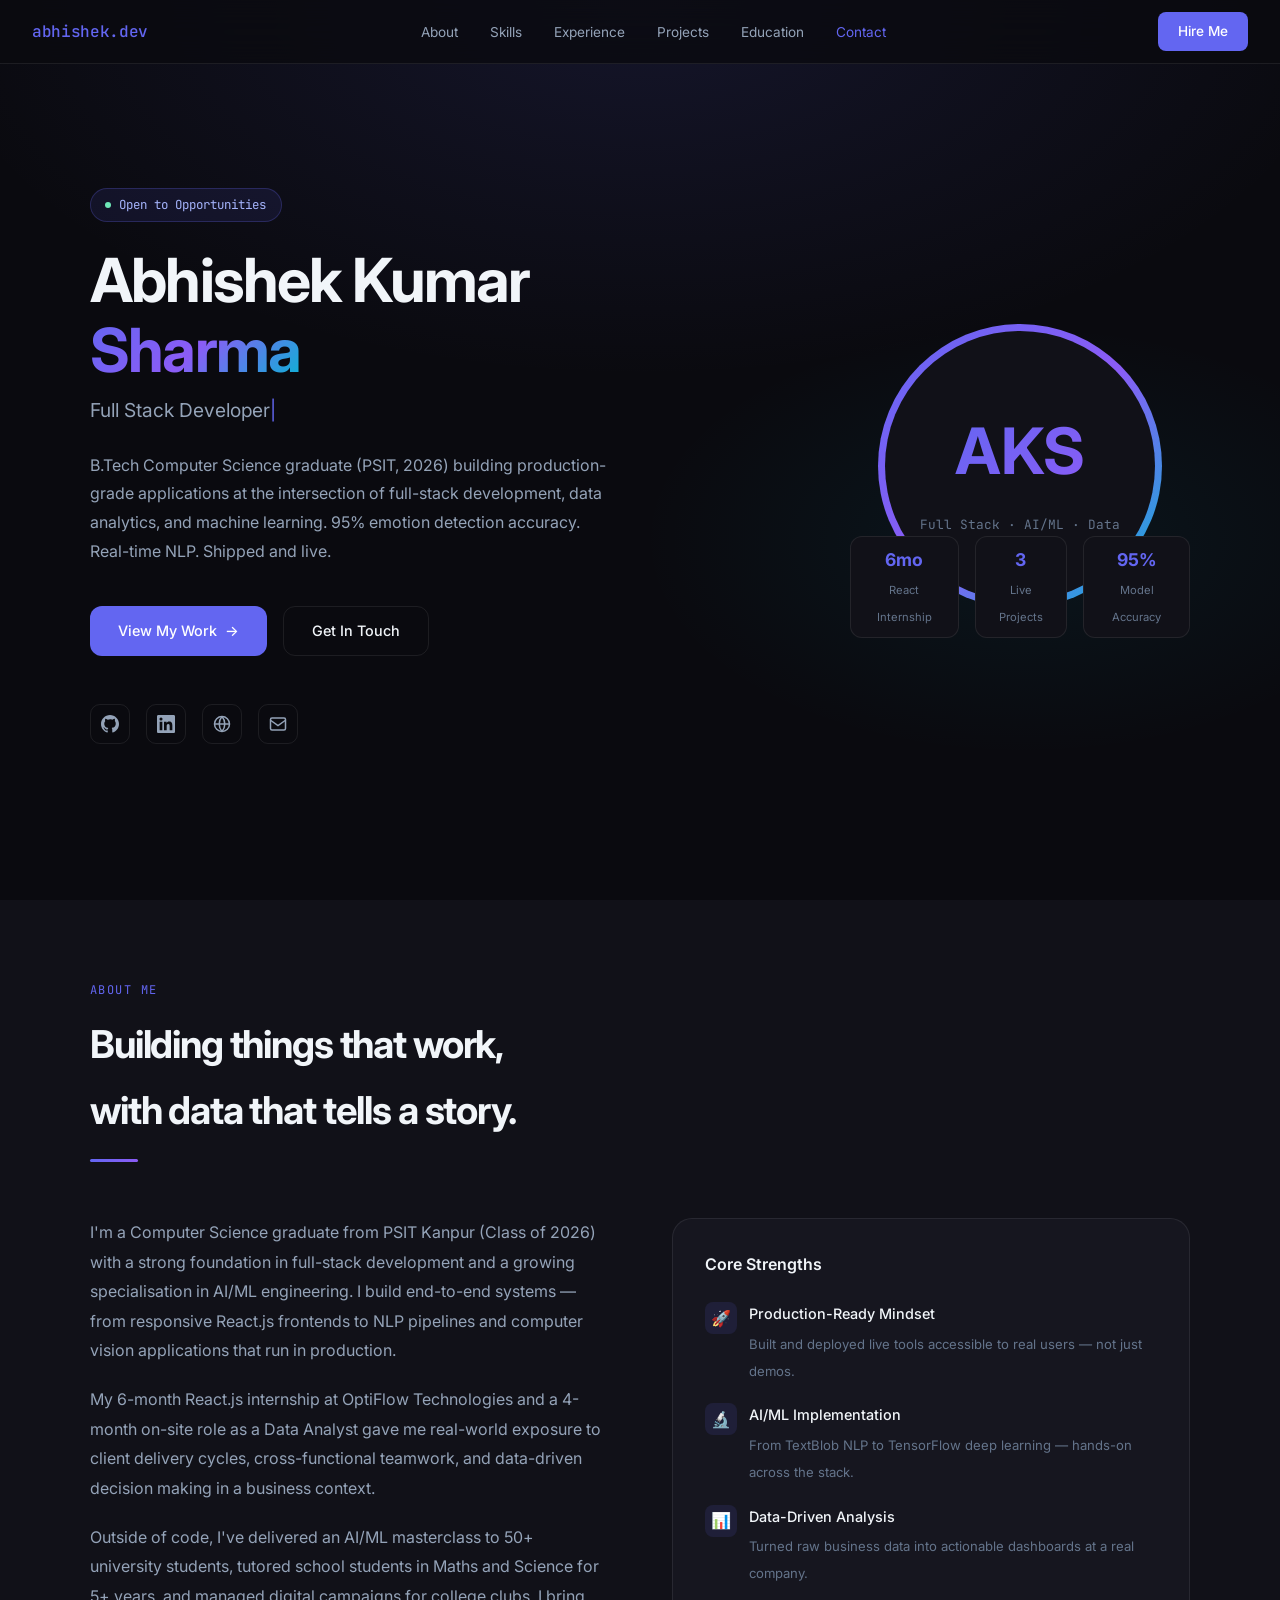
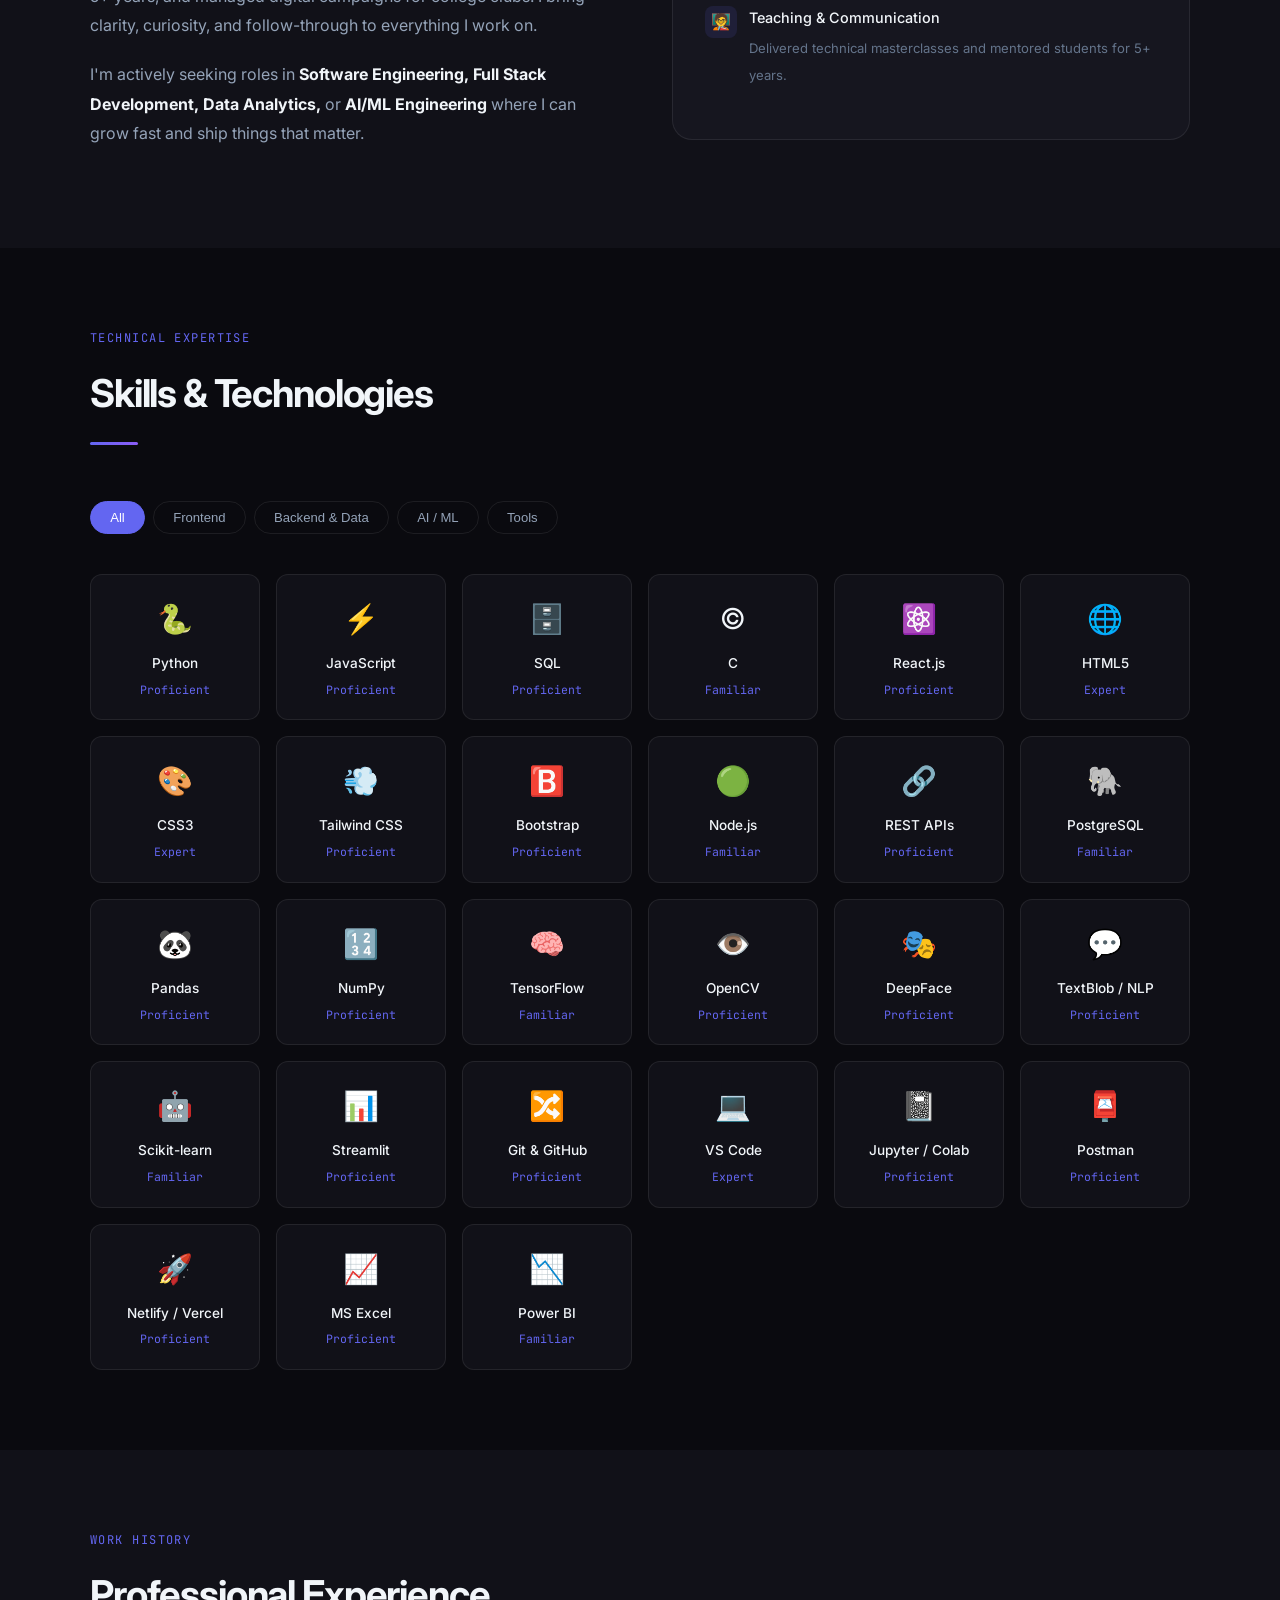
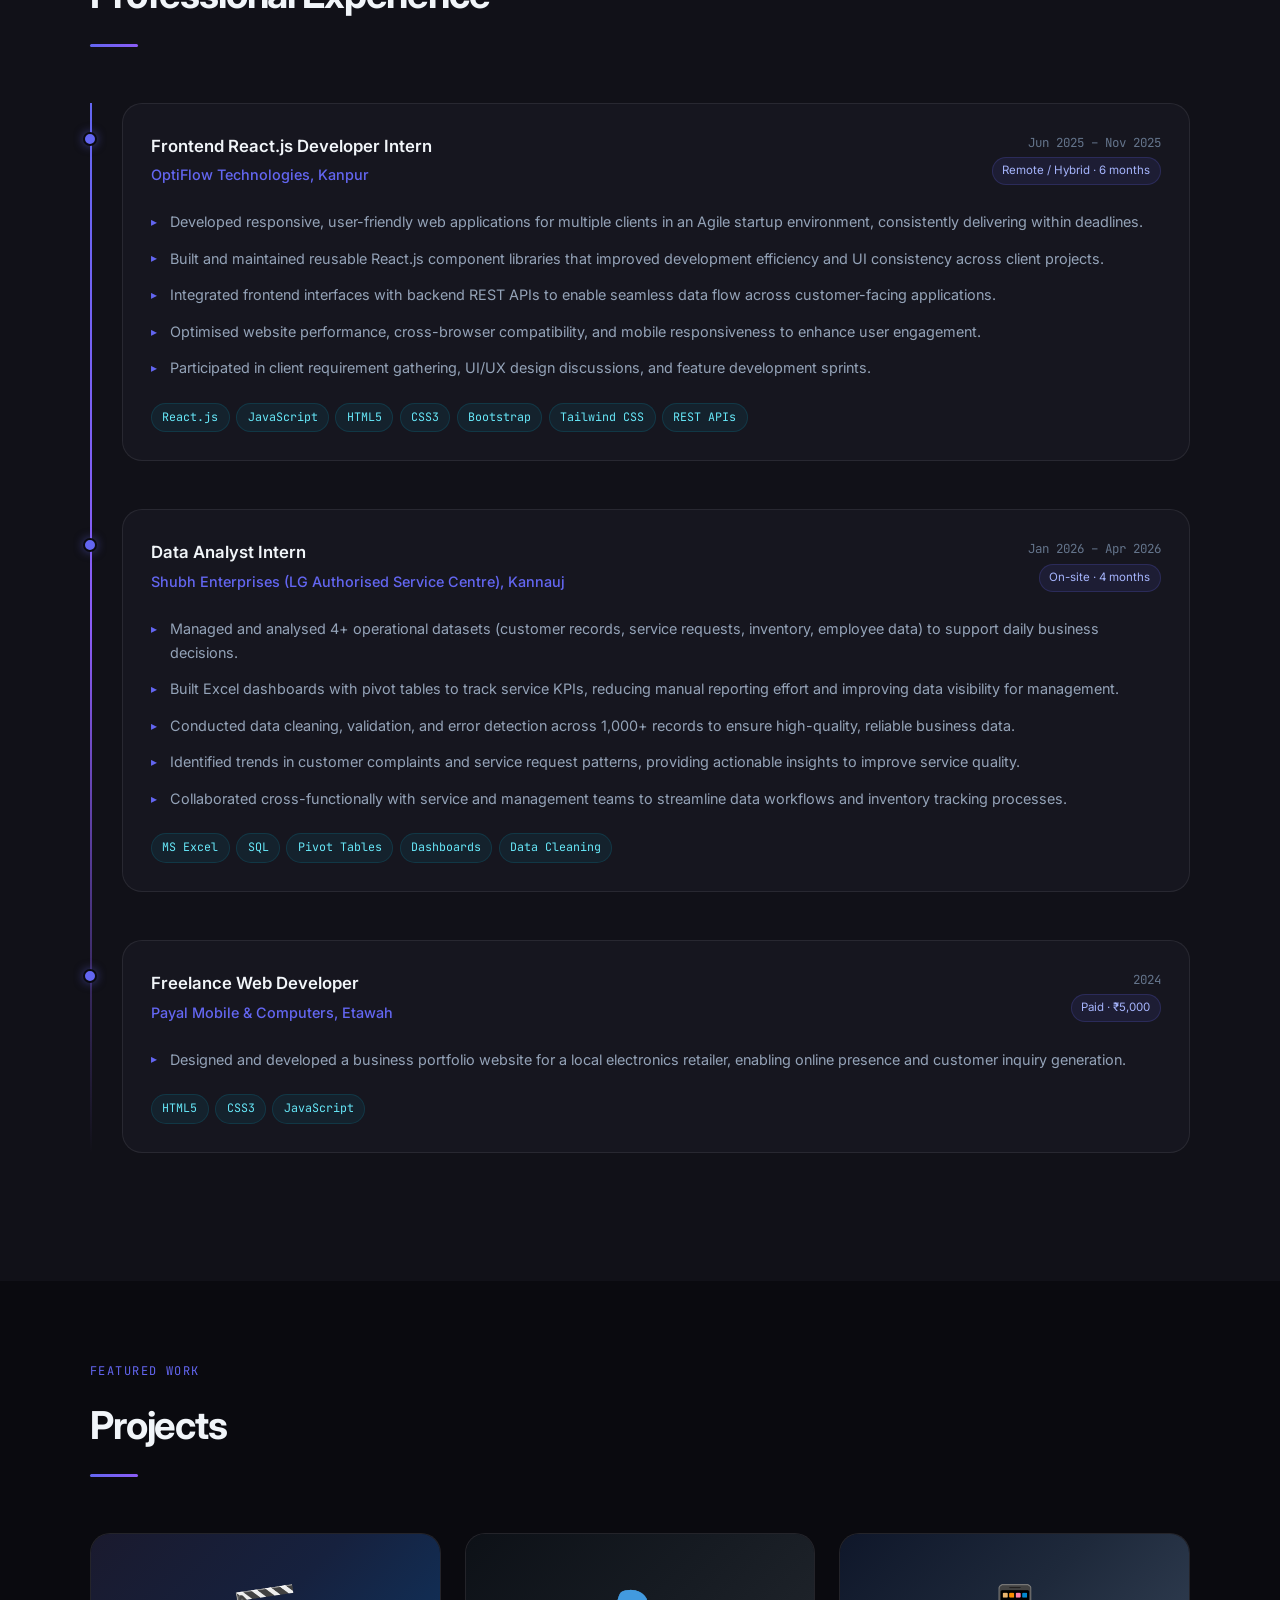
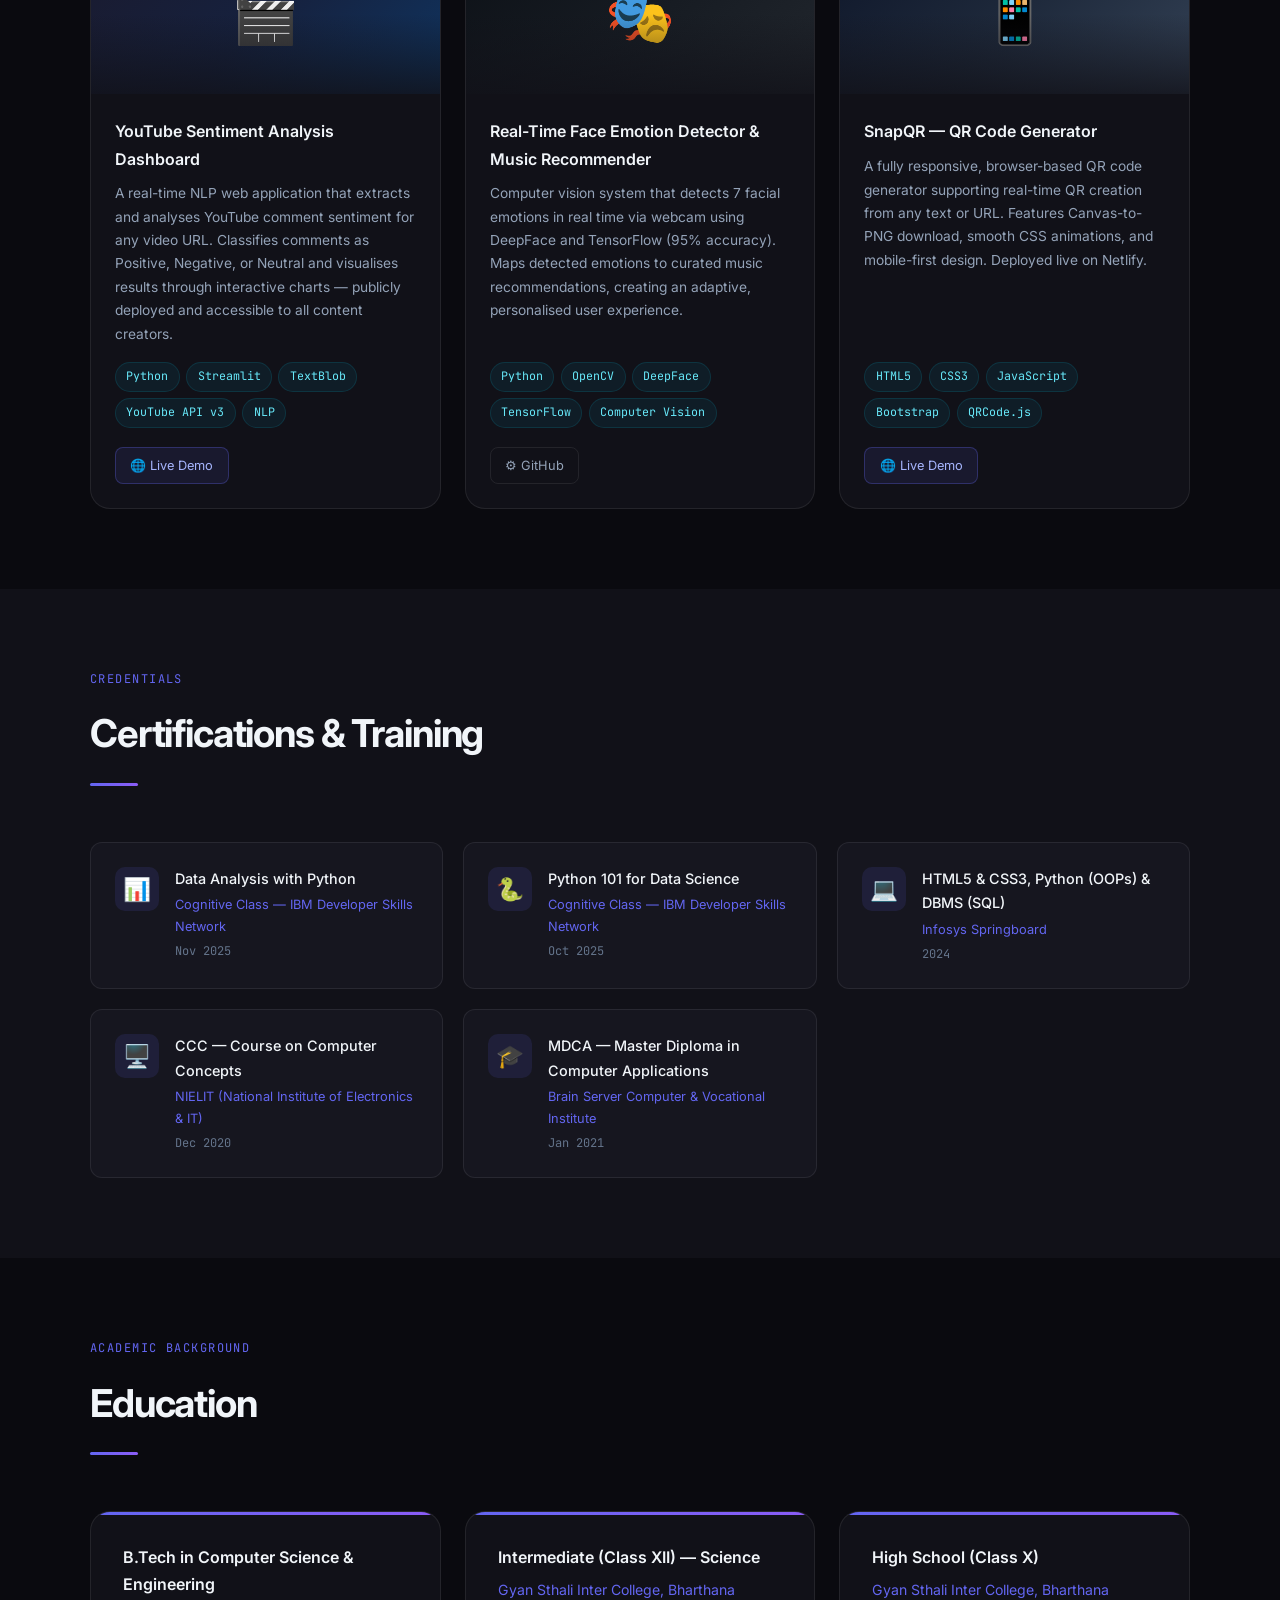
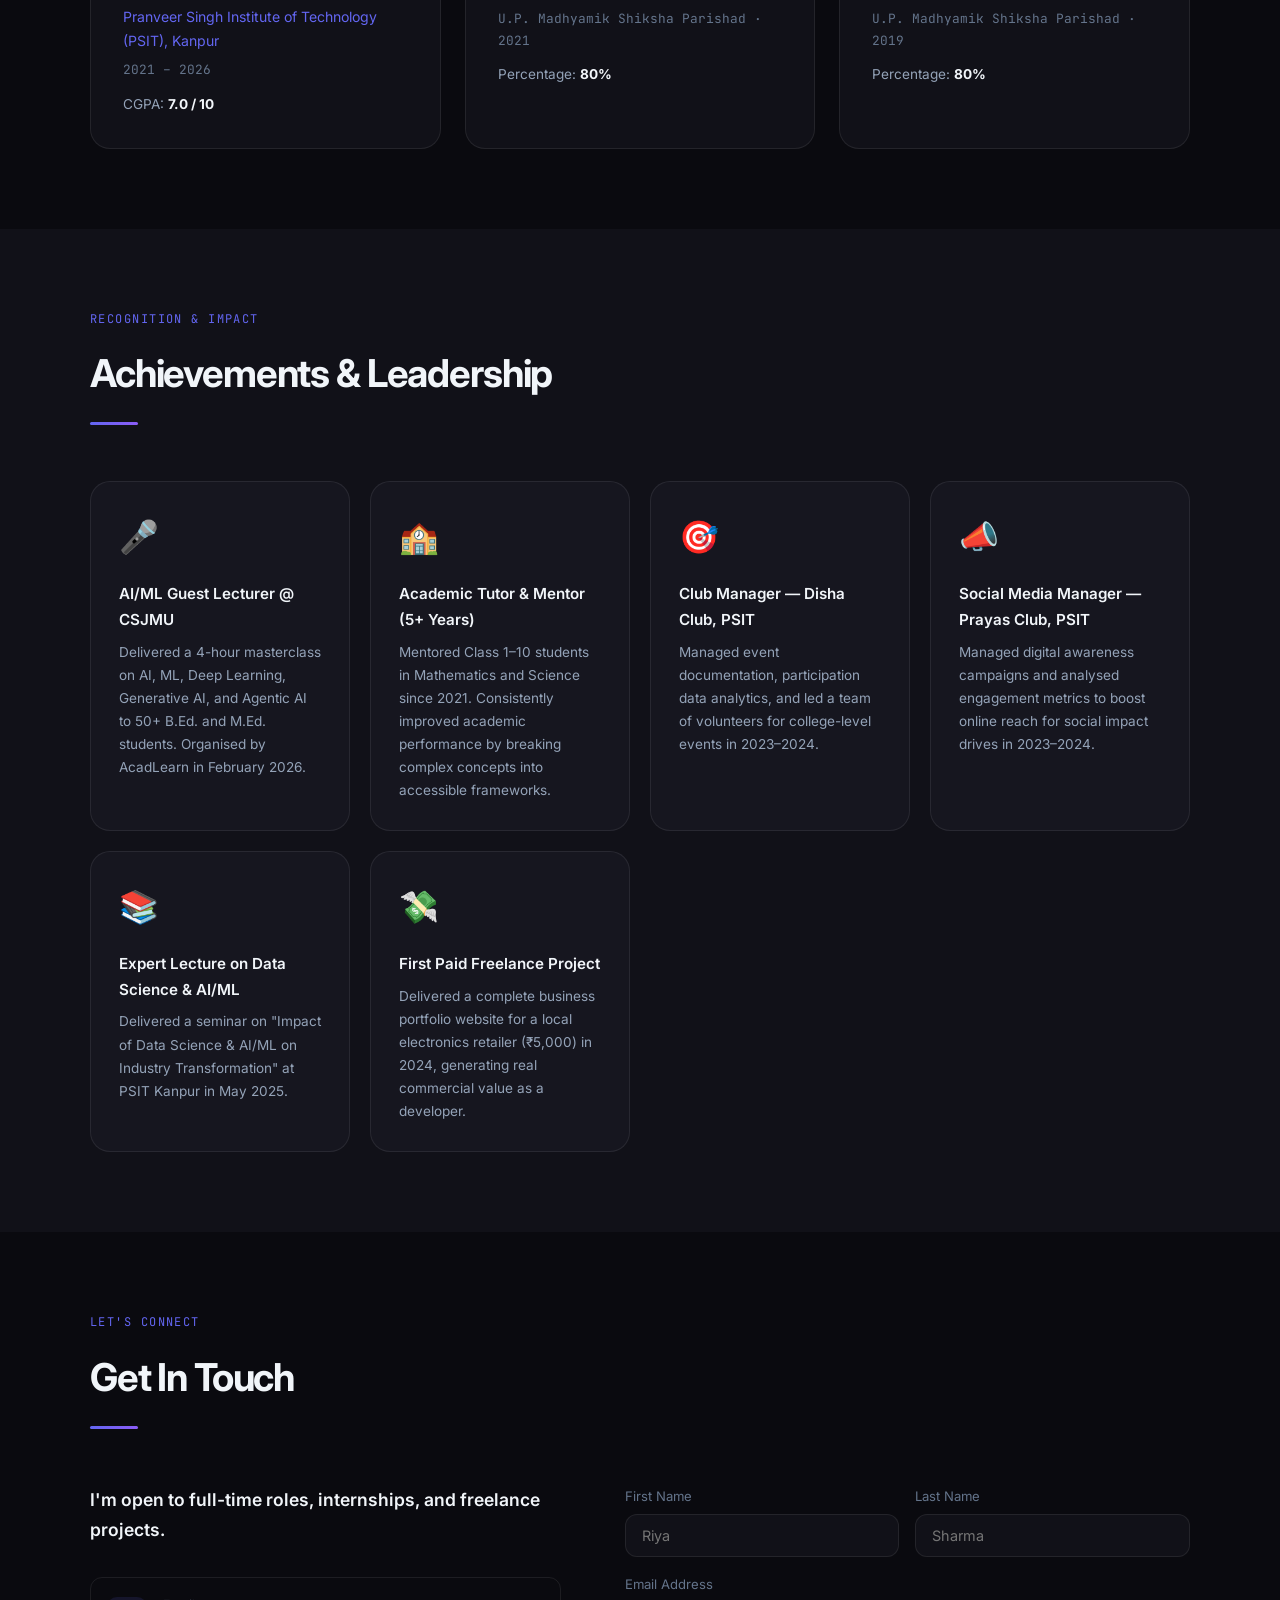
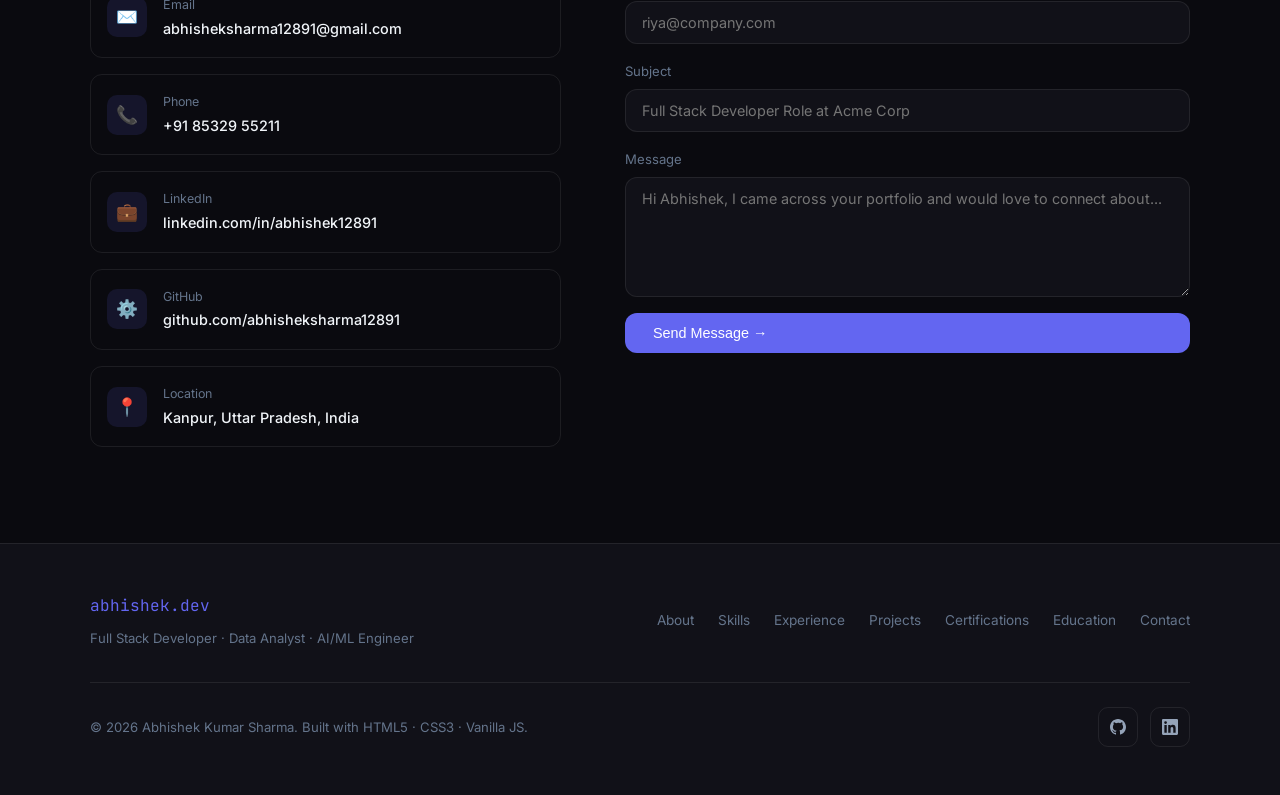
<file: abhishek.dev.html>
<!DOCTYPE html>
<html lang="en">
<head>
<meta charset="UTF-8">
<meta name="viewport" content="width=device-width, initial-scale=1.0">
<meta name="description" content="Abhishek Kumar Sharma - Full Stack Developer, Data Analyst & AI/ML Engineer. Portfolio showcasing projects, experience and skills.">
<title>Abhishek Kumar Sharma | Full Stack Developer & AI/ML Engineer</title>
<link rel="preconnect" href="https://fonts.googleapis.com">
<link rel="preconnect" href="https://fonts.gstatic.com" crossorigin>
<link href="https://fonts.googleapis.com/css2?family=Inter:wght@300;400;500;600;700&family=JetBrains+Mono:wght@400;500&display=swap" rel="stylesheet">
<style>
  :root {
    --bg: #0a0a0f;
    --bg2: #111118;
    --bg3: #16161f;
    --glass: rgba(255,255,255,0.04);
    --glass-border: rgba(255,255,255,0.08);
    --accent: #6366f1;
    --accent2: #8b5cf6;
    --accent3: #06b6d4;
    --text: #f1f5f9;
    --text2: #94a3b8;
    --text3: #64748b;
    --radius: 12px;
    --radius-lg: 20px;
  }
  *, *::before, *::after { box-sizing: border-box; margin: 0; padding: 0; }
  html { scroll-behavior: smooth; }
  body {
    font-family: 'Inter', sans-serif;
    background: var(--bg);
    color: var(--text);
    line-height: 1.7;
    overflow-x: hidden;
  }
  a { color: inherit; text-decoration: none; }
  img { max-width: 100%; display: block; }

  /* NAV */
  nav {
    position: fixed; top: 0; left: 0; right: 0; z-index: 100;
    padding: 0 2rem;
    height: 64px;
    display: flex; align-items: center; justify-content: space-between;
    background: rgba(10,10,15,0.8);
    backdrop-filter: blur(16px);
    border-bottom: 1px solid var(--glass-border);
  }
  .nav-logo {
    font-family: 'JetBrains Mono', monospace;
    font-weight: 500;
    font-size: 1rem;
    color: var(--accent);
    letter-spacing: -0.02em;
  }
  .nav-links { display: flex; gap: 2rem; list-style: none; }
  .nav-links a {
    font-size: 0.85rem;
    color: var(--text2);
    transition: color 0.2s;
  }
  .nav-links a:hover { color: var(--text); }
  .nav-cta {
    padding: 0.5rem 1.25rem;
    background: var(--accent);
    color: #fff;
    border-radius: 8px;
    font-size: 0.85rem;
    font-weight: 500;
    transition: opacity 0.2s;
  }
  .nav-cta:hover { opacity: 0.85; }
  .nav-mobile-toggle { display: none; cursor: pointer; background: none; border: none; color: var(--text); font-size: 1.5rem; }

  /* HERO */
  #hero {
    min-height: 100vh;
    display: flex; align-items: center; justify-content: center;
    padding: 6rem 2rem 4rem;
    position: relative;
    overflow: hidden;
  }
  .hero-bg {
    position: absolute; inset: 0; z-index: 0;
    background: radial-gradient(ellipse 80% 60% at 50% 0%, rgba(99,102,241,0.12) 0%, transparent 70%),
                radial-gradient(ellipse 50% 40% at 80% 60%, rgba(6,182,212,0.07) 0%, transparent 60%);
  }
  .hero-grid {
    max-width: 1100px; width: 100%; margin: 0 auto;
    display: grid; grid-template-columns: 1fr 340px; gap: 4rem; align-items: center;
    position: relative; z-index: 1;
  }
  .hero-badge {
    display: inline-flex; align-items: center; gap: 0.5rem;
    padding: 0.35rem 0.9rem;
    background: rgba(99,102,241,0.1);
    border: 1px solid rgba(99,102,241,0.25);
    border-radius: 100px;
    font-size: 0.78rem;
    color: #a5b4fc;
    margin-bottom: 1.5rem;
    font-family: 'JetBrains Mono', monospace;
  }
  .badge-dot { width: 6px; height: 6px; border-radius: 50%; background: #6ee7b7; animation: pulse 2s infinite; }
  @keyframes pulse { 0%,100%{opacity:1} 50%{opacity:0.4} }
  .hero-name {
    font-size: clamp(2.5rem, 5vw, 3.8rem);
    font-weight: 700;
    line-height: 1.15;
    letter-spacing: -0.03em;
    margin-bottom: 0.5rem;
  }
  .hero-name span { background: linear-gradient(135deg, #6366f1, #8b5cf6, #06b6d4); -webkit-background-clip: text; -webkit-text-fill-color: transparent; background-clip: text; }
  .hero-typing {
    font-size: 1.2rem;
    color: var(--text2);
    font-weight: 400;
    min-height: 1.8rem;
    margin-bottom: 1.5rem;
  }
  .cursor { display: inline-block; animation: blink 1s infinite; color: var(--accent); }
  @keyframes blink { 0%,100%{opacity:1} 50%{opacity:0} }
  .hero-desc {
    color: var(--text2);
    font-size: 1rem;
    max-width: 520px;
    margin-bottom: 2.5rem;
    line-height: 1.8;
  }
  .hero-actions { display: flex; gap: 1rem; flex-wrap: wrap; margin-bottom: 3rem; }
  .btn-primary {
    display: inline-flex; align-items: center; gap: 0.5rem;
    padding: 0.75rem 1.75rem;
    background: var(--accent);
    color: #fff;
    border-radius: var(--radius);
    font-weight: 500;
    font-size: 0.9rem;
    transition: transform 0.2s, box-shadow 0.2s;
    cursor: pointer; border: none;
  }
  .btn-primary:hover { transform: translateY(-2px); box-shadow: 0 8px 25px rgba(99,102,241,0.35); }
  .btn-secondary {
    display: inline-flex; align-items: center; gap: 0.5rem;
    padding: 0.75rem 1.75rem;
    border: 1px solid var(--glass-border);
    color: var(--text);
    border-radius: var(--radius);
    font-weight: 500;
    font-size: 0.9rem;
    transition: border-color 0.2s, background 0.2s;
    background: transparent;
    cursor: pointer;
  }
  .btn-secondary:hover { border-color: var(--accent); background: rgba(99,102,241,0.05); }
  .hero-social { display: flex; gap: 1rem; }
  .social-link {
    width: 40px; height: 40px;
    display: flex; align-items: center; justify-content: center;
    border: 1px solid var(--glass-border);
    border-radius: 10px;
    color: var(--text2);
    font-size: 1rem;
    transition: border-color 0.2s, color 0.2s, background 0.2s;
  }
  .social-link:hover { border-color: var(--accent); color: var(--accent); background: rgba(99,102,241,0.08); }
  .hero-visual {
    display: flex; align-items: center; justify-content: center;
    position: relative;
  }
  .avatar-ring {
    width: 280px; height: 280px;
    border-radius: 50%;
    background: linear-gradient(135deg, rgba(99,102,241,0.2), rgba(139,92,246,0.2), rgba(6,182,212,0.15));
    display: flex; align-items: center; justify-content: center;
    position: relative;
  }
  .avatar-ring::before {
    content: '';
    position: absolute; inset: -2px;
    border-radius: 50%;
    background: linear-gradient(135deg, #6366f1, #8b5cf6, #06b6d4);
    z-index: -1;
    animation: spin 6s linear infinite;
  }
  @keyframes spin { to { transform: rotate(360deg); } }
  .avatar-inner {
    width: 270px; height: 270px;
    border-radius: 50%;
    background: var(--bg2);
    display: flex; flex-direction: column; align-items: center; justify-content: center;
    gap: 0.5rem;
  }
  .avatar-initial {
    font-size: 4rem;
    font-weight: 700;
    background: linear-gradient(135deg, #6366f1, #8b5cf6);
    -webkit-background-clip: text; -webkit-text-fill-color: transparent; background-clip: text;
  }
  .avatar-label { font-size: 0.8rem; color: var(--text3); font-family: 'JetBrains Mono', monospace; }
  .hero-stats {
    position: absolute; bottom: -2rem;
    display: flex; gap: 1rem;
  }
  .stat-chip {
    padding: 0.5rem 1rem;
    background: var(--bg2);
    border: 1px solid var(--glass-border);
    border-radius: var(--radius);
    text-align: center;
  }
  .stat-chip strong { display: block; font-size: 1.1rem; font-weight: 700; color: var(--accent); }
  .stat-chip span { font-size: 0.7rem; color: var(--text3); }

  /* SECTIONS */
  section { padding: 5rem 2rem; }
  .section-inner { max-width: 1100px; margin: 0 auto; }
  .section-label {
    font-family: 'JetBrains Mono', monospace;
    font-size: 0.75rem;
    color: var(--accent);
    letter-spacing: 0.12em;
    text-transform: uppercase;
    margin-bottom: 0.75rem;
  }
  .section-title {
    font-size: clamp(1.8rem, 3vw, 2.5rem);
    font-weight: 700;
    letter-spacing: -0.03em;
    margin-bottom: 1rem;
  }
  .section-sub {
    color: var(--text2);
    max-width: 600px;
    margin-bottom: 3.5rem;
    font-size: 1rem;
  }
  .section-divider {
    width: 48px; height: 3px;
    background: linear-gradient(90deg, var(--accent), var(--accent2));
    border-radius: 2px;
    margin-bottom: 3.5rem;
  }

  /* ABOUT */
  #about { background: var(--bg2); }
  .about-grid { display: grid; grid-template-columns: 1fr 1fr; gap: 4rem; align-items: start; }
  .about-text p { color: var(--text2); margin-bottom: 1.2rem; line-height: 1.85; }
  .about-card {
    background: var(--bg3);
    border: 1px solid var(--glass-border);
    border-radius: var(--radius-lg);
    padding: 2rem;
  }
  .about-card h3 { font-size: 1rem; font-weight: 600; margin-bottom: 1.5rem; color: var(--text); }
  .strength-item {
    display: flex; align-items: flex-start; gap: 0.75rem;
    margin-bottom: 1.2rem;
  }
  .strength-icon {
    width: 32px; height: 32px; min-width: 32px;
    border-radius: 8px;
    background: rgba(99,102,241,0.12);
    display: flex; align-items: center; justify-content: center;
    font-size: 1rem;
  }
  .strength-text strong { display: block; font-size: 0.9rem; font-weight: 500; margin-bottom: 0.2rem; }
  .strength-text span { font-size: 0.82rem; color: var(--text3); }

  /* SKILLS */
  .skills-tabs { display: flex; gap: 0.5rem; flex-wrap: wrap; margin-bottom: 2.5rem; }
  .skills-tab {
    padding: 0.5rem 1.2rem;
    border: 1px solid var(--glass-border);
    border-radius: 100px;
    font-size: 0.82rem;
    cursor: pointer;
    color: var(--text2);
    background: transparent;
    transition: all 0.2s;
  }
  .skills-tab.active { background: var(--accent); border-color: var(--accent); color: #fff; }
  .skills-tab:hover:not(.active) { border-color: var(--accent); color: var(--text); }
  .skills-grid { display: grid; grid-template-columns: repeat(auto-fill, minmax(150px, 1fr)); gap: 1rem; }
  .skill-card {
    background: var(--bg2);
    border: 1px solid var(--glass-border);
    border-radius: var(--radius);
    padding: 1.25rem;
    text-align: center;
    transition: transform 0.2s, border-color 0.2s;
    cursor: default;
  }
  .skill-card:hover { transform: translateY(-4px); border-color: var(--accent); }
  .skill-icon { font-size: 1.8rem; margin-bottom: 0.5rem; }
  .skill-name { font-size: 0.85rem; font-weight: 500; color: var(--text); }
  .skill-level { font-size: 0.72rem; color: var(--accent); margin-top: 0.3rem; font-family: 'JetBrains Mono', monospace; }

  /* EXPERIENCE */
  #experience { background: var(--bg2); }
  .timeline { position: relative; padding-left: 2rem; }
  .timeline::before {
    content: '';
    position: absolute; left: 0; top: 0; bottom: 0;
    width: 2px;
    background: linear-gradient(to bottom, var(--accent), var(--accent2), transparent);
  }
  .timeline-item {
    position: relative;
    margin-bottom: 3rem;
    padding: 1.75rem;
    background: var(--bg3);
    border: 1px solid var(--glass-border);
    border-radius: var(--radius-lg);
    transition: border-color 0.2s;
  }
  .timeline-item:hover { border-color: rgba(99,102,241,0.35); }
  .timeline-dot {
    position: absolute; left: -2.5rem; top: 1.75rem;
    width: 14px; height: 14px;
    border-radius: 50%;
    background: var(--accent);
    border: 2px solid var(--bg);
    box-shadow: 0 0 10px rgba(99,102,241,0.5);
  }
  .tl-header { display: flex; justify-content: space-between; align-items: flex-start; gap: 1rem; flex-wrap: wrap; margin-bottom: 1rem; }
  .tl-title { font-size: 1.05rem; font-weight: 600; margin-bottom: 0.2rem; }
  .tl-company { font-size: 0.9rem; color: var(--accent); font-weight: 500; }
  .tl-meta { display: flex; flex-direction: column; align-items: flex-end; gap: 0.25rem; }
  .tl-date { font-size: 0.78rem; color: var(--text3); font-family: 'JetBrains Mono', monospace; white-space: nowrap; }
  .tl-badge {
    font-size: 0.72rem;
    padding: 0.2rem 0.6rem;
    border-radius: 100px;
    background: rgba(99,102,241,0.1);
    color: #a5b4fc;
    border: 1px solid rgba(99,102,241,0.2);
    white-space: nowrap;
  }
  .tl-list { list-style: none; padding: 0; }
  .tl-list li {
    font-size: 0.9rem;
    color: var(--text2);
    padding: 0.4rem 0;
    padding-left: 1.2rem;
    position: relative;
    line-height: 1.65;
  }
  .tl-list li::before { content: '▸'; position: absolute; left: 0; color: var(--accent); font-size: 0.75rem; top: 0.5rem; }
  .tl-stack { display: flex; flex-wrap: wrap; gap: 0.4rem; margin-top: 1rem; }
  .tag {
    font-size: 0.73rem;
    padding: 0.25rem 0.65rem;
    background: rgba(6,182,212,0.08);
    color: #67e8f9;
    border: 1px solid rgba(6,182,212,0.15);
    border-radius: 100px;
    font-family: 'JetBrains Mono', monospace;
  }

  /* PROJECTS */
  .projects-grid { display: grid; grid-template-columns: repeat(auto-fill, minmax(320px, 1fr)); gap: 1.5rem; }
  .project-card {
    background: var(--bg2);
    border: 1px solid var(--glass-border);
    border-radius: var(--radius-lg);
    overflow: hidden;
    transition: transform 0.3s, border-color 0.3s, box-shadow 0.3s;
    display: flex; flex-direction: column;
  }
  .project-card:hover { transform: translateY(-6px); border-color: rgba(99,102,241,0.4); box-shadow: 0 20px 40px rgba(0,0,0,0.4); }
  .project-thumb {
    height: 160px;
    display: flex; align-items: center; justify-content: center;
    font-size: 3.5rem;
    position: relative;
    overflow: hidden;
  }
  .project-thumb::after {
    content: '';
    position: absolute; inset: 0;
    background: linear-gradient(to bottom, transparent 50%, rgba(17,17,24,0.8));
  }
  .project-body { padding: 1.5rem; flex: 1; display: flex; flex-direction: column; }
  .project-title { font-size: 1rem; font-weight: 600; margin-bottom: 0.6rem; }
  .project-desc { font-size: 0.86rem; color: var(--text2); margin-bottom: 1rem; flex: 1; line-height: 1.7; }
  .project-stack { display: flex; flex-wrap: wrap; gap: 0.4rem; margin-bottom: 1.2rem; }
  .project-links { display: flex; gap: 0.75rem; }
  .project-link {
    display: inline-flex; align-items: center; gap: 0.4rem;
    font-size: 0.8rem;
    padding: 0.4rem 0.9rem;
    border: 1px solid var(--glass-border);
    border-radius: 8px;
    color: var(--text2);
    transition: all 0.2s;
  }
  .project-link:hover { border-color: var(--accent); color: var(--accent); background: rgba(99,102,241,0.06); }
  .project-link.live { background: rgba(99,102,241,0.1); border-color: rgba(99,102,241,0.3); color: #a5b4fc; }
  .project-link.live:hover { background: var(--accent); color: #fff; }

  /* CERTIFICATIONS */
  #certifications { background: var(--bg2); }
  .certs-grid { display: grid; grid-template-columns: repeat(auto-fill, minmax(280px, 1fr)); gap: 1.25rem; }
  .cert-card {
    background: var(--bg3);
    border: 1px solid var(--glass-border);
    border-radius: var(--radius);
    padding: 1.5rem;
    display: flex; gap: 1rem; align-items: flex-start;
    transition: border-color 0.2s, transform 0.2s;
  }
  .cert-card:hover { border-color: rgba(99,102,241,0.35); transform: translateY(-2px); }
  .cert-icon {
    width: 44px; height: 44px; min-width: 44px;
    border-radius: 10px;
    background: rgba(99,102,241,0.12);
    display: flex; align-items: center; justify-content: center;
    font-size: 1.4rem;
  }
  .cert-title { font-size: 0.9rem; font-weight: 500; margin-bottom: 0.2rem; }
  .cert-issuer { font-size: 0.8rem; color: var(--accent); margin-bottom: 0.2rem; }
  .cert-date { font-size: 0.75rem; color: var(--text3); font-family: 'JetBrains Mono', monospace; }

  /* EDUCATION */
  .edu-grid { display: grid; grid-template-columns: repeat(auto-fill, minmax(300px, 1fr)); gap: 1.5rem; }
  .edu-card {
    background: var(--bg2);
    border: 1px solid var(--glass-border);
    border-radius: var(--radius-lg);
    padding: 2rem;
    transition: border-color 0.2s;
    position: relative;
    overflow: hidden;
  }
  .edu-card::before {
    content: '';
    position: absolute; top: 0; left: 0; right: 0;
    height: 3px;
    background: linear-gradient(90deg, var(--accent), var(--accent2));
  }
  .edu-card:hover { border-color: rgba(99,102,241,0.35); }
  .edu-degree { font-size: 1rem; font-weight: 600; margin-bottom: 0.4rem; }
  .edu-school { font-size: 0.88rem; color: var(--accent); margin-bottom: 0.4rem; }
  .edu-meta { font-size: 0.8rem; color: var(--text3); font-family: 'JetBrains Mono', monospace; }
  .edu-score { margin-top: 0.75rem; font-size: 0.85rem; color: var(--text2); }
  .edu-score strong { color: var(--text); }

  /* ACHIEVEMENTS */
  #achievements { background: var(--bg2); }
  .ach-grid { display: grid; grid-template-columns: repeat(auto-fill, minmax(260px, 1fr)); gap: 1.25rem; }
  .ach-card {
    background: var(--bg3);
    border: 1px solid var(--glass-border);
    border-radius: var(--radius-lg);
    padding: 1.75rem;
    transition: transform 0.2s, border-color 0.2s;
  }
  .ach-card:hover { transform: translateY(-3px); border-color: rgba(99,102,241,0.35); }
  .ach-icon { font-size: 2rem; margin-bottom: 1rem; }
  .ach-title { font-size: 0.95rem; font-weight: 600; margin-bottom: 0.5rem; }
  .ach-desc { font-size: 0.85rem; color: var(--text2); line-height: 1.7; }

  /* CONTACT */
  .contact-grid { display: grid; grid-template-columns: 1fr 1.2fr; gap: 4rem; }
  .contact-info h3 { font-size: 1.1rem; font-weight: 600; margin-bottom: 2rem; }
  .contact-item {
    display: flex; align-items: center; gap: 1rem;
    padding: 1rem;
    border: 1px solid var(--glass-border);
    border-radius: var(--radius);
    margin-bottom: 1rem;
    transition: border-color 0.2s;
  }
  .contact-item:hover { border-color: rgba(99,102,241,0.35); }
  .contact-icon {
    width: 40px; height: 40px;
    border-radius: 10px;
    background: rgba(99,102,241,0.12);
    display: flex; align-items: center; justify-content: center;
    font-size: 1.1rem;
  }
  .contact-item-label { font-size: 0.78rem; color: var(--text3); margin-bottom: 0.1rem; }
  .contact-item-val { font-size: 0.9rem; font-weight: 500; }
  .contact-form { display: flex; flex-direction: column; gap: 1rem; }
  .form-row { display: grid; grid-template-columns: 1fr 1fr; gap: 1rem; }
  .form-group { display: flex; flex-direction: column; gap: 0.4rem; }
  .form-group label { font-size: 0.82rem; color: var(--text3); }
  .form-group input, .form-group textarea {
    background: var(--bg2);
    border: 1px solid var(--glass-border);
    border-radius: var(--radius);
    padding: 0.75rem 1rem;
    color: var(--text);
    font-family: 'Inter', sans-serif;
    font-size: 0.9rem;
    transition: border-color 0.2s;
    outline: none;
    resize: vertical;
  }
  .form-group input:focus, .form-group textarea:focus { border-color: var(--accent); }
  .form-group textarea { min-height: 120px; }
  .form-msg { font-size: 0.82rem; color: #6ee7b7; display: none; }

  /* FOOTER */
  footer {
    background: var(--bg2);
    border-top: 1px solid var(--glass-border);
    padding: 3rem 2rem;
  }
  .footer-inner { max-width: 1100px; margin: 0 auto; }
  .footer-top { display: flex; justify-content: space-between; align-items: center; flex-wrap: wrap; gap: 2rem; margin-bottom: 2rem; }
  .footer-logo { font-family: 'JetBrains Mono', monospace; font-size: 1rem; color: var(--accent); }
  .footer-links { display: flex; gap: 1.5rem; flex-wrap: wrap; }
  .footer-links a { font-size: 0.85rem; color: var(--text3); transition: color 0.2s; }
  .footer-links a:hover { color: var(--text); }
  .footer-bottom { border-top: 1px solid var(--glass-border); padding-top: 1.5rem; display: flex; justify-content: space-between; align-items: center; flex-wrap: wrap; gap: 1rem; }
  .footer-copy { font-size: 0.82rem; color: var(--text3); }
  .footer-social { display: flex; gap: 0.75rem; }

  /* REVEAL */
  .reveal { opacity: 0; transform: translateY(24px); transition: opacity 0.6s ease, transform 0.6s ease; }
  .reveal.visible { opacity: 1; transform: translateY(0); }
  .reveal-delay-1 { transition-delay: 0.1s; }
  .reveal-delay-2 { transition-delay: 0.2s; }
  .reveal-delay-3 { transition-delay: 0.3s; }

  /* MOBILE */
  @media (max-width: 900px) {
    .hero-grid { grid-template-columns: 1fr; }
    .hero-visual { display: none; }
    .about-grid { grid-template-columns: 1fr; }
    .contact-grid { grid-template-columns: 1fr; }
    .form-row { grid-template-columns: 1fr; }
    .nav-links { display: none; }
    .nav-links.open {
      display: flex; flex-direction: column;
      position: fixed; top: 64px; left: 0; right: 0;
      background: var(--bg2);
      padding: 1.5rem 2rem;
      border-bottom: 1px solid var(--glass-border);
      z-index: 99;
    }
    .nav-mobile-toggle { display: block; }
    .nav-cta { display: none; }
  }
  @media (max-width: 600px) {
    section { padding: 3.5rem 1.25rem; }
    nav { padding: 0 1.25rem; }
    .hero-actions { flex-direction: column; }
    .btn-primary, .btn-secondary { width: 100%; justify-content: center; }
  }

  /* SCROLLBAR */
  ::-webkit-scrollbar { width: 6px; }
  ::-webkit-scrollbar-track { background: var(--bg); }
  ::-webkit-scrollbar-thumb { background: var(--accent); border-radius: 3px; }
</style>
</head>
<body>

<!-- NAV -->
<nav>
  <div class="nav-logo">abhishek.dev</div>
  <ul class="nav-links" id="navLinks">
    <li><a href="#about">About</a></li>
    <li><a href="#skills">Skills</a></li>
    <li><a href="#experience">Experience</a></li>
    <li><a href="#projects">Projects</a></li>
    <li><a href="#education">Education</a></li>
    <li><a href="#contact">Contact</a></li>
  </ul>
  <a href="#contact" class="nav-cta">Hire Me</a>
  <button class="nav-mobile-toggle" id="mobileToggle" aria-label="Menu">☰</button>
</nav>

<!-- HERO -->
<section id="hero">
  <div class="hero-bg"></div>
  <div class="hero-grid">
    <div class="hero-content">
      <div class="hero-badge"><span class="badge-dot"></span> Open to Opportunities</div>
      <h1 class="hero-name">Abhishek Kumar<br><span>Sharma</span></h1>
      <div class="hero-typing"><span id="typingText"></span><span class="cursor">|</span></div>
      <p class="hero-desc">
        B.Tech Computer Science graduate (PSIT, 2026) building production-grade applications at the intersection of full-stack development, data analytics, and machine learning. 95% emotion detection accuracy. Real-time NLP. Shipped and live.
      </p>
      <div class="hero-actions">
        <a href="#projects" class="btn-primary">
          <span>View My Work</span>
          <span>→</span>
        </a>
        <a href="mailto:abhisheksharma12891@gmail.com" class="btn-secondary">
          <span>Get In Touch</span>
        </a>
      </div>
      <div class="hero-social">
        <a href="https://github.com/abhisheksharma12891" target="_blank" class="social-link" title="GitHub">
          <svg width="18" height="18" viewBox="0 0 24 24" fill="currentColor"><path d="M12 0C5.37 0 0 5.37 0 12c0 5.3 3.438 9.8 8.205 11.385.6.113.82-.258.82-.577v-2.165c-3.338.726-4.033-1.416-4.033-1.416-.546-1.387-1.333-1.756-1.333-1.756-1.089-.745.083-.729.083-.729 1.205.084 1.839 1.237 1.839 1.237 1.07 1.834 2.807 1.304 3.492.997.107-.775.418-1.305.762-1.604-2.665-.305-5.467-1.334-5.467-5.931 0-1.311.469-2.381 1.236-3.221-.124-.303-.535-1.524.117-3.176 0 0 1.008-.322 3.301 1.23A11.509 11.509 0 0112 5.803c1.02.005 2.047.138 3.006.404 2.291-1.552 3.297-1.23 3.297-1.23.653 1.653.242 2.874.118 3.176.77.84 1.235 1.911 1.235 3.221 0 4.609-2.807 5.624-5.479 5.921.43.372.823 1.102.823 2.222v3.293c0 .319.192.694.801.576C20.566 21.797 24 17.3 24 12c0-6.63-5.37-12-12-12z"/></svg>
        </a>
        <a href="https://linkedin.com/in/abhishek12891/" target="_blank" class="social-link" title="LinkedIn">
          <svg width="18" height="18" viewBox="0 0 24 24" fill="currentColor"><path d="M20.447 20.452h-3.554v-5.569c0-1.328-.027-3.037-1.852-3.037-1.853 0-2.136 1.445-2.136 2.939v5.667H9.351V9h3.414v1.561h.046c.477-.9 1.637-1.85 3.37-1.85 3.601 0 4.267 2.37 4.267 5.455v6.286zM5.337 7.433a2.062 2.062 0 01-2.063-2.065 2.064 2.064 0 112.063 2.065zm1.782 13.019H3.555V9h3.564v11.452zM22.225 0H1.771C.792 0 0 .774 0 1.729v20.542C0 23.227.792 24 1.771 24h20.451C23.2 24 24 23.227 24 22.271V1.729C24 .774 23.2 0 22.222 0h.003z"/></svg>
        </a>
        <a href="https://sites.google.com/view/abhisheksharmagullu/" target="_blank" class="social-link" title="Portfolio">
          <svg width="18" height="18" viewBox="0 0 24 24" fill="none" stroke="currentColor" stroke-width="2"><circle cx="12" cy="12" r="10"/><path d="M2 12h20M12 2a15.3 15.3 0 010 20M12 2a15.3 15.3 0 000 20"/></svg>
        </a>
        <a href="mailto:abhisheksharma12891@gmail.com" class="social-link" title="Email">
          <svg width="18" height="18" viewBox="0 0 24 24" fill="none" stroke="currentColor" stroke-width="2"><rect x="2" y="4" width="20" height="16" rx="2"/><path d="M2 7l10 7 10-7"/></svg>
        </a>
      </div>
    </div>
    <div class="hero-visual">
      <div class="avatar-ring">
        <div class="avatar-inner">
          <div class="avatar-initial">AKS</div>
          <div class="avatar-label">Full Stack · AI/ML · Data</div>
        </div>
      </div>
      <div class="hero-stats">
        <div class="stat-chip"><strong>6mo</strong><span>React Internship</span></div>
        <div class="stat-chip"><strong>3</strong><span>Live Projects</span></div>
        <div class="stat-chip"><strong>95%</strong><span>Model Accuracy</span></div>
      </div>
    </div>
  </div>
</section>

<!-- ABOUT -->
<section id="about">
  <div class="section-inner">
    <p class="section-label reveal">About Me</p>
    <h2 class="section-title reveal">Building things that work,<br>with data that tells a story.</h2>
    <div class="section-divider reveal"></div>
    <div class="about-grid">
      <div class="about-text reveal">
        <p>I'm a Computer Science graduate from PSIT Kanpur (Class of 2026) with a strong foundation in full-stack development and a growing specialisation in AI/ML engineering. I build end-to-end systems — from responsive React.js frontends to NLP pipelines and computer vision applications that run in production.</p>
        <p>My 6-month React.js internship at OptiFlow Technologies and a 4-month on-site role as a Data Analyst gave me real-world exposure to client delivery cycles, cross-functional teamwork, and data-driven decision making in a business context.</p>
        <p>Outside of code, I've delivered an AI/ML masterclass to 50+ university students, tutored school students in Maths and Science for 5+ years, and managed digital campaigns for college clubs. I bring clarity, curiosity, and follow-through to everything I work on.</p>
        <p>I'm actively seeking roles in <strong style="color:var(--text)">Software Engineering, Full Stack Development, Data Analytics,</strong> or <strong style="color:var(--text)">AI/ML Engineering</strong> where I can grow fast and ship things that matter.</p>
      </div>
      <div class="about-card reveal reveal-delay-1">
        <h3>Core Strengths</h3>
        <div class="strength-item">
          <div class="strength-icon">🚀</div>
          <div class="strength-text">
            <strong>Production-Ready Mindset</strong>
            <span>Built and deployed live tools accessible to real users — not just demos.</span>
          </div>
        </div>
        <div class="strength-item">
          <div class="strength-icon">🔬</div>
          <div class="strength-text">
            <strong>AI/ML Implementation</strong>
            <span>From TextBlob NLP to TensorFlow deep learning — hands-on across the stack.</span>
          </div>
        </div>
        <div class="strength-item">
          <div class="strength-icon">📊</div>
          <div class="strength-text">
            <strong>Data-Driven Analysis</strong>
            <span>Turned raw business data into actionable dashboards at a real company.</span>
          </div>
        </div>
        <div class="strength-item">
          <div class="strength-icon">🧑‍🏫</div>
          <div class="strength-text">
            <strong>Teaching & Communication</strong>
            <span>Delivered technical masterclasses and mentored students for 5+ years.</span>
          </div>
        </div>
      </div>
    </div>
  </div>
</section>

<!-- SKILLS -->
<section id="skills">
  <div class="section-inner">
    <p class="section-label reveal">Technical Expertise</p>
    <h2 class="section-title reveal">Skills & Technologies</h2>
    <div class="section-divider reveal"></div>
    <div class="skills-tabs reveal" id="skillsTabs">
      <button class="skills-tab active" data-category="all">All</button>
      <button class="skills-tab" data-category="frontend">Frontend</button>
      <button class="skills-tab" data-category="backend">Backend & Data</button>
      <button class="skills-tab" data-category="aiml">AI / ML</button>
      <button class="skills-tab" data-category="tools">Tools</button>
    </div>
    <div class="skills-grid reveal" id="skillsGrid"></div>
  </div>
</section>

<!-- EXPERIENCE -->
<section id="experience">
  <div class="section-inner">
    <p class="section-label reveal">Work History</p>
    <h2 class="section-title reveal">Professional Experience</h2>
    <div class="section-divider reveal"></div>
    <div class="timeline">
      <div class="timeline-item reveal">
        <div class="timeline-dot"></div>
        <div class="tl-header">
          <div>
            <div class="tl-title">Frontend React.js Developer Intern</div>
            <div class="tl-company">OptiFlow Technologies, Kanpur</div>
          </div>
          <div class="tl-meta">
            <span class="tl-date">Jun 2025 – Nov 2025</span>
            <span class="tl-badge">Remote / Hybrid · 6 months</span>
          </div>
        </div>
        <ul class="tl-list">
          <li>Developed responsive, user-friendly web applications for multiple clients in an Agile startup environment, consistently delivering within deadlines.</li>
          <li>Built and maintained reusable React.js component libraries that improved development efficiency and UI consistency across client projects.</li>
          <li>Integrated frontend interfaces with backend REST APIs to enable seamless data flow across customer-facing applications.</li>
          <li>Optimised website performance, cross-browser compatibility, and mobile responsiveness to enhance user engagement.</li>
          <li>Participated in client requirement gathering, UI/UX design discussions, and feature development sprints.</li>
        </ul>
        <div class="tl-stack">
          <span class="tag">React.js</span><span class="tag">JavaScript</span><span class="tag">HTML5</span><span class="tag">CSS3</span><span class="tag">Bootstrap</span><span class="tag">Tailwind CSS</span><span class="tag">REST APIs</span>
        </div>
      </div>

      <div class="timeline-item reveal reveal-delay-1">
        <div class="timeline-dot"></div>
        <div class="tl-header">
          <div>
            <div class="tl-title">Data Analyst Intern</div>
            <div class="tl-company">Shubh Enterprises (LG Authorised Service Centre), Kannauj</div>
          </div>
          <div class="tl-meta">
            <span class="tl-date">Jan 2026 – Apr 2026</span>
            <span class="tl-badge">On-site · 4 months</span>
          </div>
        </div>
        <ul class="tl-list">
          <li>Managed and analysed 4+ operational datasets (customer records, service requests, inventory, employee data) to support daily business decisions.</li>
          <li>Built Excel dashboards with pivot tables to track service KPIs, reducing manual reporting effort and improving data visibility for management.</li>
          <li>Conducted data cleaning, validation, and error detection across 1,000+ records to ensure high-quality, reliable business data.</li>
          <li>Identified trends in customer complaints and service request patterns, providing actionable insights to improve service quality.</li>
          <li>Collaborated cross-functionally with service and management teams to streamline data workflows and inventory tracking processes.</li>
        </ul>
        <div class="tl-stack">
          <span class="tag">MS Excel</span><span class="tag">SQL</span><span class="tag">Pivot Tables</span><span class="tag">Dashboards</span><span class="tag">Data Cleaning</span>
        </div>
      </div>

      <div class="timeline-item reveal reveal-delay-2">
        <div class="timeline-dot"></div>
        <div class="tl-header">
          <div>
            <div class="tl-title">Freelance Web Developer</div>
            <div class="tl-company">Payal Mobile & Computers, Etawah</div>
          </div>
          <div class="tl-meta">
            <span class="tl-date">2024</span>
            <span class="tl-badge">Paid · ₹5,000</span>
          </div>
        </div>
        <ul class="tl-list">
          <li>Designed and developed a business portfolio website for a local electronics retailer, enabling online presence and customer inquiry generation.</li>
        </ul>
        <div class="tl-stack">
          <span class="tag">HTML5</span><span class="tag">CSS3</span><span class="tag">JavaScript</span>
        </div>
      </div>
    </div>
  </div>
</section>

<!-- PROJECTS -->
<section id="projects">
  <div class="section-inner">
    <p class="section-label reveal">Featured Work</p>
    <h2 class="section-title reveal">Projects</h2>
    <div class="section-divider reveal"></div>
    <div class="projects-grid">

      <div class="project-card reveal">
        <div class="project-thumb" style="background: linear-gradient(135deg, #1a1a2e, #16213e, #0f3460);">🎬</div>
        <div class="project-body">
          <div class="project-title">YouTube Sentiment Analysis Dashboard</div>
          <div class="project-desc">A real-time NLP web application that extracts and analyses YouTube comment sentiment for any video URL. Classifies comments as Positive, Negative, or Neutral and visualises results through interactive charts — publicly deployed and accessible to all content creators.</div>
          <div class="project-stack">
            <span class="tag">Python</span><span class="tag">Streamlit</span><span class="tag">TextBlob</span><span class="tag">YouTube API v3</span><span class="tag">NLP</span>
          </div>
          <div class="project-links">
            <a href="https://yt-sentiment-app.streamlit.app" target="_blank" class="project-link live">🌐 Live Demo</a>
          </div>
        </div>
      </div>

      <div class="project-card reveal reveal-delay-1">
        <div class="project-thumb" style="background: linear-gradient(135deg, #0d1117, #161b22, #21262d);">🎭</div>
        <div class="project-body">
          <div class="project-title">Real-Time Face Emotion Detector & Music Recommender</div>
          <div class="project-desc">Computer vision system that detects 7 facial emotions in real time via webcam using DeepFace and TensorFlow (95% accuracy). Maps detected emotions to curated music recommendations, creating an adaptive, personalised user experience.</div>
          <div class="project-stack">
            <span class="tag">Python</span><span class="tag">OpenCV</span><span class="tag">DeepFace</span><span class="tag">TensorFlow</span><span class="tag">Computer Vision</span>
          </div>
          <div class="project-links">
            <a href="https://github.com/abhisheksharma12891/Face-Emotion-AI" target="_blank" class="project-link">⚙ GitHub</a>
          </div>
        </div>
      </div>

      <div class="project-card reveal reveal-delay-2">
        <div class="project-thumb" style="background: linear-gradient(135deg, #0f172a, #1e293b, #334155);">📱</div>
        <div class="project-body">
          <div class="project-title">SnapQR — QR Code Generator</div>
          <div class="project-desc">A fully responsive, browser-based QR code generator supporting real-time QR creation from any text or URL. Features Canvas-to-PNG download, smooth CSS animations, and mobile-first design. Deployed live on Netlify.</div>
          <div class="project-stack">
            <span class="tag">HTML5</span><span class="tag">CSS3</span><span class="tag">JavaScript</span><span class="tag">Bootstrap</span><span class="tag">QRCode.js</span>
          </div>
          <div class="project-links">
            <a href="https://snap-qr.netlify.app" target="_blank" class="project-link live">🌐 Live Demo</a>
          </div>
        </div>
      </div>

    </div>
  </div>
</section>

<!-- CERTIFICATIONS -->
<section id="certifications">
  <div class="section-inner">
    <p class="section-label reveal">Credentials</p>
    <h2 class="section-title reveal">Certifications & Training</h2>
    <div class="section-divider reveal"></div>
    <div class="certs-grid">
      <div class="cert-card reveal">
        <div class="cert-icon">📊</div>
        <div>
          <div class="cert-title">Data Analysis with Python</div>
          <div class="cert-issuer">Cognitive Class — IBM Developer Skills Network</div>
          <div class="cert-date">Nov 2025</div>
        </div>
      </div>
      <div class="cert-card reveal reveal-delay-1">
        <div class="cert-icon">🐍</div>
        <div>
          <div class="cert-title">Python 101 for Data Science</div>
          <div class="cert-issuer">Cognitive Class — IBM Developer Skills Network</div>
          <div class="cert-date">Oct 2025</div>
        </div>
      </div>
      <div class="cert-card reveal reveal-delay-2">
        <div class="cert-icon">💻</div>
        <div>
          <div class="cert-title">HTML5 & CSS3, Python (OOPs) & DBMS (SQL)</div>
          <div class="cert-issuer">Infosys Springboard</div>
          <div class="cert-date">2024</div>
        </div>
      </div>
      <div class="cert-card reveal">
        <div class="cert-icon">🖥️</div>
        <div>
          <div class="cert-title">CCC — Course on Computer Concepts</div>
          <div class="cert-issuer">NIELIT (National Institute of Electronics & IT)</div>
          <div class="cert-date">Dec 2020</div>
        </div>
      </div>
      <div class="cert-card reveal reveal-delay-1">
        <div class="cert-icon">🎓</div>
        <div>
          <div class="cert-title">MDCA — Master Diploma in Computer Applications</div>
          <div class="cert-issuer">Brain Server Computer & Vocational Institute</div>
          <div class="cert-date">Jan 2021</div>
        </div>
      </div>
    </div>
  </div>
</section>

<!-- EDUCATION -->
<section id="education">
  <div class="section-inner">
    <p class="section-label reveal">Academic Background</p>
    <h2 class="section-title reveal">Education</h2>
    <div class="section-divider reveal"></div>
    <div class="edu-grid">
      <div class="edu-card reveal">
        <div class="edu-degree">B.Tech in Computer Science & Engineering</div>
        <div class="edu-school">Pranveer Singh Institute of Technology (PSIT), Kanpur</div>
        <div class="edu-meta">2021 – 2026</div>
        <div class="edu-score">CGPA: <strong>7.0 / 10</strong></div>
      </div>
      <div class="edu-card reveal reveal-delay-1">
        <div class="edu-degree">Intermediate (Class XII) — Science</div>
        <div class="edu-school">Gyan Sthali Inter College, Bharthana</div>
        <div class="edu-meta">U.P. Madhyamik Shiksha Parishad · 2021</div>
        <div class="edu-score">Percentage: <strong>80%</strong></div>
      </div>
      <div class="edu-card reveal reveal-delay-2">
        <div class="edu-degree">High School (Class X)</div>
        <div class="edu-school">Gyan Sthali Inter College, Bharthana</div>
        <div class="edu-meta">U.P. Madhyamik Shiksha Parishad · 2019</div>
        <div class="edu-score">Percentage: <strong>80%</strong></div>
      </div>
    </div>
  </div>
</section>

<!-- ACHIEVEMENTS -->
<section id="achievements">
  <div class="section-inner">
    <p class="section-label reveal">Recognition & Impact</p>
    <h2 class="section-title reveal">Achievements & Leadership</h2>
    <div class="section-divider reveal"></div>
    <div class="ach-grid">
      <div class="ach-card reveal">
        <div class="ach-icon">🎤</div>
        <div class="ach-title">AI/ML Guest Lecturer @ CSJMU</div>
        <div class="ach-desc">Delivered a 4-hour masterclass on AI, ML, Deep Learning, Generative AI, and Agentic AI to 50+ B.Ed. and M.Ed. students. Organised by AcadLearn in February 2026.</div>
      </div>
      <div class="ach-card reveal reveal-delay-1">
        <div class="ach-icon">🏫</div>
        <div class="ach-title">Academic Tutor & Mentor (5+ Years)</div>
        <div class="ach-desc">Mentored Class 1–10 students in Mathematics and Science since 2021. Consistently improved academic performance by breaking complex concepts into accessible frameworks.</div>
      </div>
      <div class="ach-card reveal reveal-delay-2">
        <div class="ach-icon">🎯</div>
        <div class="ach-title">Club Manager — Disha Club, PSIT</div>
        <div class="ach-desc">Managed event documentation, participation data analytics, and led a team of volunteers for college-level events in 2023–2024.</div>
      </div>
      <div class="ach-card reveal">
        <div class="ach-icon">📣</div>
        <div class="ach-title">Social Media Manager — Prayas Club, PSIT</div>
        <div class="ach-desc">Managed digital awareness campaigns and analysed engagement metrics to boost online reach for social impact drives in 2023–2024.</div>
      </div>
      <div class="ach-card reveal reveal-delay-1">
        <div class="ach-icon">📚</div>
        <div class="ach-title">Expert Lecture on Data Science & AI/ML</div>
        <div class="ach-desc">Delivered a seminar on "Impact of Data Science & AI/ML on Industry Transformation" at PSIT Kanpur in May 2025.</div>
      </div>
      <div class="ach-card reveal reveal-delay-2">
        <div class="ach-icon">💸</div>
        <div class="ach-title">First Paid Freelance Project</div>
        <div class="ach-desc">Delivered a complete business portfolio website for a local electronics retailer (₹5,000) in 2024, generating real commercial value as a developer.</div>
      </div>
    </div>
  </div>
</section>

<!-- CONTACT -->
<section id="contact">
  <div class="section-inner">
    <p class="section-label reveal">Let's Connect</p>
    <h2 class="section-title reveal">Get In Touch</h2>
    <div class="section-divider reveal"></div>
    <div class="contact-grid">
      <div class="contact-info reveal">
        <h3>I'm open to full-time roles, internships, and freelance projects.</h3>
        <a href="mailto:abhisheksharma12891@gmail.com" class="contact-item" style="display:flex; text-decoration:none;">
          <div class="contact-icon">✉️</div>
          <div>
            <div class="contact-item-label">Email</div>
            <div class="contact-item-val">abhisheksharma12891@gmail.com</div>
          </div>
        </a>
        <a href="tel:+918532955211" class="contact-item" style="display:flex; text-decoration:none;">
          <div class="contact-icon">📞</div>
          <div>
            <div class="contact-item-label">Phone</div>
            <div class="contact-item-val">+91 85329 55211</div>
          </div>
        </a>
        <a href="https://linkedin.com/in/abhishek12891/" target="_blank" class="contact-item" style="display:flex; text-decoration:none;">
          <div class="contact-icon">💼</div>
          <div>
            <div class="contact-item-label">LinkedIn</div>
            <div class="contact-item-val">linkedin.com/in/abhishek12891</div>
          </div>
        </a>
        <a href="https://github.com/abhisheksharma12891" target="_blank" class="contact-item" style="display:flex; text-decoration:none;">
          <div class="contact-icon">⚙️</div>
          <div>
            <div class="contact-item-label">GitHub</div>
            <div class="contact-item-val">github.com/abhisheksharma12891</div>
          </div>
        </a>
        <div class="contact-item">
          <div class="contact-icon">📍</div>
          <div>
            <div class="contact-item-label">Location</div>
            <div class="contact-item-val">Kanpur, Uttar Pradesh, India</div>
          </div>
        </div>
      </div>
      <div class="reveal reveal-delay-1">
        <form class="contact-form" id="contactForm" onsubmit="handleForm(event)">
          <div class="form-row">
            <div class="form-group">
              <label for="fname">First Name</label>
              <input type="text" id="fname" placeholder="Riya" required>
            </div>
            <div class="form-group">
              <label for="lname">Last Name</label>
              <input type="text" id="lname" placeholder="Sharma">
            </div>
          </div>
          <div class="form-group">
            <label for="email">Email Address</label>
            <input type="email" id="email" placeholder="riya@company.com" required>
          </div>
          <div class="form-group">
            <label for="subject">Subject</label>
            <input type="text" id="subject" placeholder="Full Stack Developer Role at Acme Corp">
          </div>
          <div class="form-group">
            <label for="message">Message</label>
            <textarea id="message" placeholder="Hi Abhishek, I came across your portfolio and would love to connect about..." required></textarea>
          </div>
          <button type="submit" class="btn-primary">Send Message →</button>
          <p class="form-msg" id="formMsg">✓ Message sent! I'll get back to you soon.</p>
        </form>
      </div>
    </div>
  </div>
</section>

<!-- FOOTER -->
<footer>
  <div class="footer-inner">
    <div class="footer-top">
      <div>
        <div class="footer-logo">abhishek.dev</div>
        <p style="font-size:0.82rem; color:var(--text3); margin-top:0.5rem;">Full Stack Developer · Data Analyst · AI/ML Engineer</p>
      </div>
      <div class="footer-links">
        <a href="#about">About</a>
        <a href="#skills">Skills</a>
        <a href="#experience">Experience</a>
        <a href="#projects">Projects</a>
        <a href="#certifications">Certifications</a>
        <a href="#education">Education</a>
        <a href="#contact">Contact</a>
      </div>
    </div>
    <div class="footer-bottom">
      <p class="footer-copy">© 2026 Abhishek Kumar Sharma. Built with HTML5 · CSS3 · Vanilla JS.</p>
      <div class="footer-social">
        <a href="https://github.com/abhisheksharma12891" target="_blank" class="social-link" title="GitHub">
          <svg width="16" height="16" viewBox="0 0 24 24" fill="currentColor"><path d="M12 0C5.37 0 0 5.37 0 12c0 5.3 3.438 9.8 8.205 11.385.6.113.82-.258.82-.577v-2.165c-3.338.726-4.033-1.416-4.033-1.416-.546-1.387-1.333-1.756-1.333-1.756-1.089-.745.083-.729.083-.729 1.205.084 1.839 1.237 1.839 1.237 1.07 1.834 2.807 1.304 3.492.997.107-.775.418-1.305.762-1.604-2.665-.305-5.467-1.334-5.467-5.931 0-1.311.469-2.381 1.236-3.221-.124-.303-.535-1.524.117-3.176 0 0 1.008-.322 3.301 1.23A11.509 11.509 0 0112 5.803c1.02.005 2.047.138 3.006.404 2.291-1.552 3.297-1.23 3.297-1.23.653 1.653.242 2.874.118 3.176.77.84 1.235 1.911 1.235 3.221 0 4.609-2.807 5.624-5.479 5.921.43.372.823 1.102.823 2.222v3.293c0 .319.192.694.801.576C20.566 21.797 24 17.3 24 12c0-6.63-5.37-12-12-12z"/></svg>
        </a>
        <a href="https://linkedin.com/in/abhishek12891/" target="_blank" class="social-link" title="LinkedIn">
          <svg width="16" height="16" viewBox="0 0 24 24" fill="currentColor"><path d="M20.447 20.452h-3.554v-5.569c0-1.328-.027-3.037-1.852-3.037-1.853 0-2.136 1.445-2.136 2.939v5.667H9.351V9h3.414v1.561h.046c.477-.9 1.637-1.85 3.37-1.85 3.601 0 4.267 2.37 4.267 5.455v6.286zM5.337 7.433a2.062 2.062 0 01-2.063-2.065 2.064 2.064 0 112.063 2.065zm1.782 13.019H3.555V9h3.564v11.452zM22.225 0H1.771C.792 0 0 .774 0 1.729v20.542C0 23.227.792 24 1.771 24h20.451C23.2 24 24 23.227 24 22.271V1.729C24 .774 23.2 0 22.222 0h.003z"/></svg>
        </a>
      </div>
    </div>
  </div>
</footer>

<script>
// ---- TYPING ANIMATION ----
const roles = [
  'Full Stack Developer',
  'React.js Engineer',
  'Data Analyst',
  'AI / ML Developer',
  'Python Developer',
];
let ri = 0, ci = 0, deleting = false;
const el = document.getElementById('typingText');
function type() {
  const word = roles[ri];
  if (!deleting) {
    el.textContent = word.slice(0, ++ci);
    if (ci === word.length) { deleting = true; setTimeout(type, 1800); return; }
  } else {
    el.textContent = word.slice(0, --ci);
    if (ci === 0) { deleting = false; ri = (ri + 1) % roles.length; }
  }
  setTimeout(type, deleting ? 60 : 90);
}
type();

// ---- SKILLS DATA ----
const skills = [
  { name: 'Python', icon: '🐍', level: 'Proficient', cat: 'backend' },
  { name: 'JavaScript', icon: '⚡', level: 'Proficient', cat: 'frontend' },
  { name: 'SQL', icon: '🗄️', level: 'Proficient', cat: 'backend' },
  { name: 'C', icon: '©️', level: 'Familiar', cat: 'backend' },
  { name: 'React.js', icon: '⚛️', level: 'Proficient', cat: 'frontend' },
  { name: 'HTML5', icon: '🌐', level: 'Expert', cat: 'frontend' },
  { name: 'CSS3', icon: '🎨', level: 'Expert', cat: 'frontend' },
  { name: 'Tailwind CSS', icon: '💨', level: 'Proficient', cat: 'frontend' },
  { name: 'Bootstrap', icon: '🅱️', level: 'Proficient', cat: 'frontend' },
  { name: 'Node.js', icon: '🟢', level: 'Familiar', cat: 'backend' },
  { name: 'REST APIs', icon: '🔗', level: 'Proficient', cat: 'backend' },
  { name: 'PostgreSQL', icon: '🐘', level: 'Familiar', cat: 'backend' },
  { name: 'Pandas', icon: '🐼', level: 'Proficient', cat: 'aiml' },
  { name: 'NumPy', icon: '🔢', level: 'Proficient', cat: 'aiml' },
  { name: 'TensorFlow', icon: '🧠', level: 'Familiar', cat: 'aiml' },
  { name: 'OpenCV', icon: '👁️', level: 'Proficient', cat: 'aiml' },
  { name: 'DeepFace', icon: '🎭', level: 'Proficient', cat: 'aiml' },
  { name: 'TextBlob / NLP', icon: '💬', level: 'Proficient', cat: 'aiml' },
  { name: 'Scikit-learn', icon: '🤖', level: 'Familiar', cat: 'aiml' },
  { name: 'Streamlit', icon: '📊', level: 'Proficient', cat: 'aiml' },
  { name: 'Git & GitHub', icon: '🔀', level: 'Proficient', cat: 'tools' },
  { name: 'VS Code', icon: '💻', level: 'Expert', cat: 'tools' },
  { name: 'Jupyter / Colab', icon: '📓', level: 'Proficient', cat: 'tools' },
  { name: 'Postman', icon: '📮', level: 'Proficient', cat: 'tools' },
  { name: 'Netlify / Vercel', icon: '🚀', level: 'Proficient', cat: 'tools' },
  { name: 'MS Excel', icon: '📈', level: 'Proficient', cat: 'tools' },
  { name: 'Power BI', icon: '📉', level: 'Familiar', cat: 'tools' },
];

function renderSkills(cat) {
  const grid = document.getElementById('skillsGrid');
  const filtered = cat === 'all' ? skills : skills.filter(s => s.cat === cat);
  grid.innerHTML = filtered.map(s => `
    <div class="skill-card">
      <div class="skill-icon">${s.icon}</div>
      <div class="skill-name">${s.name}</div>
      <div class="skill-level">${s.level}</div>
    </div>
  `).join('');
}
renderSkills('all');

document.getElementById('skillsTabs').addEventListener('click', e => {
  const btn = e.target.closest('.skills-tab');
  if (!btn) return;
  document.querySelectorAll('.skills-tab').forEach(b => b.classList.remove('active'));
  btn.classList.add('active');
  renderSkills(btn.dataset.category);
});

// ---- SCROLL REVEAL ----
const revealEls = document.querySelectorAll('.reveal');
const observer = new IntersectionObserver(entries => {
  entries.forEach(e => { if (e.isIntersecting) { e.target.classList.add('visible'); observer.unobserve(e.target); } });
}, { threshold: 0.1 });
revealEls.forEach(el => observer.observe(el));

// ---- MOBILE NAV ----
document.getElementById('mobileToggle').addEventListener('click', () => {
  const links = document.getElementById('navLinks');
  links.classList.toggle('open');
});
document.querySelectorAll('.nav-links a').forEach(a => {
  a.addEventListener('click', () => document.getElementById('navLinks').classList.remove('open'));
});

// ---- CONTACT FORM ----
function handleForm(e) {
  e.preventDefault();
  const btn = e.target.querySelector('button');
  btn.textContent = 'Sending…';
  btn.disabled = true;
  setTimeout(() => {
    btn.textContent = 'Send Message →';
    btn.disabled = false;
    e.target.reset();
    const msg = document.getElementById('formMsg');
    msg.style.display = 'block';
    setTimeout(() => msg.style.display = 'none', 4000);
  }, 1200);
}

// ---- ACTIVE NAV ON SCROLL ----
const sections = document.querySelectorAll('section[id]');
window.addEventListener('scroll', () => {
  const pos = window.scrollY + 80;
  sections.forEach(s => {
    const link = document.querySelector('.nav-links a[href="#' + s.id + '"]');
    if (!link) return;
    if (pos >= s.offsetTop && pos < s.offsetTop + s.offsetHeight) {
      document.querySelectorAll('.nav-links a').forEach(a => a.style.color = '');
      link.style.color = 'var(--accent)';
    }
  });
}, { passive: true });
</script>
</body>
</html>
</file>
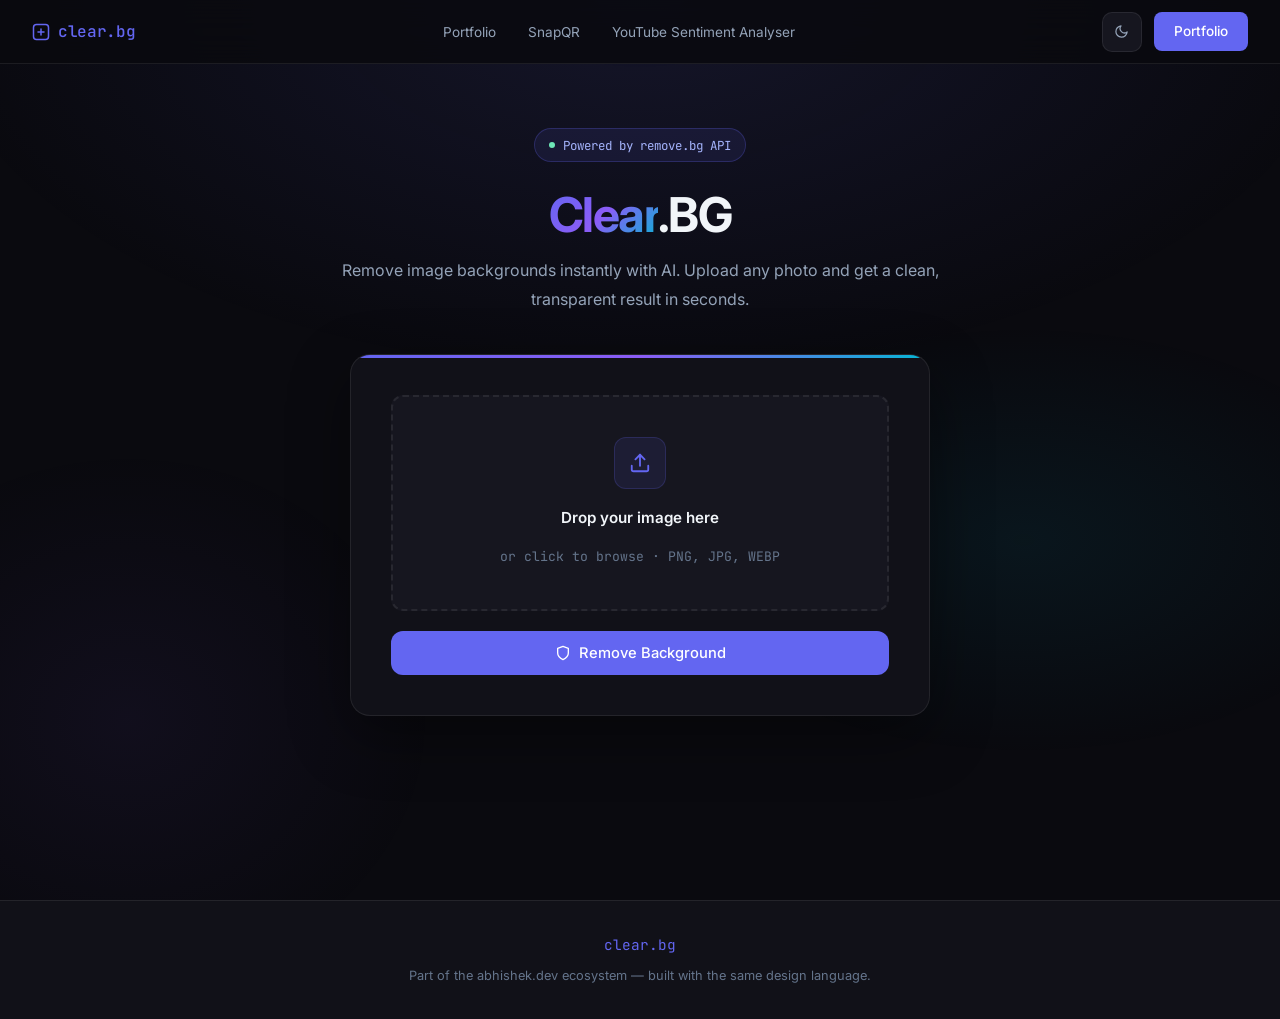
<file: ClearBG.html>
<!DOCTYPE html>
<html lang="en">
<head>
  <meta charset="UTF-8">
  <meta name="viewport" content="width=device-width, initial-scale=1.0">
  <title>Clear.BG — AI Background Removal</title>
  <link rel="preconnect" href="https://fonts.googleapis.com">
  <link rel="preconnect" href="https://fonts.gstatic.com" crossorigin>
  <link href="https://fonts.googleapis.com/css2?family=Inter:wght@300;400;500;600;700&family=JetBrains+Mono:wght@400;500&display=swap" rel="stylesheet">

  <!-- Anti-flash theme script -->
  <script>
    (function(){
      var t = localStorage.getItem('portfolio-theme');
      if (t === 'light') document.documentElement.setAttribute('data-theme','light');
    })();
  </script>

  <style>
    /* ============================================================
       THEME SYSTEM — copied from index.html
    ============================================================ */
    :root {
      --radius:    12px;
      --radius-lg: 20px;
      --accent:    #6366f1;
      --accent2:   #8b5cf6;
      --accent3:   #06b6d4;
      /* Dark (default) */
      --bg:            #0a0a0f;
      --bg2:           #111118;
      --bg3:           #16161f;
      --glass:         rgba(255,255,255,0.04);
      --glass-border:  rgba(255,255,255,0.08);
      --text:          #f1f5f9;
      --text2:         #94a3b8;
      --text3:         #64748b;
      --nav-bg:        rgba(10,10,15,0.85);
      --nav-mobile-bg: #111118;
      --scrollbar-track: #0a0a0f;
      --shadow-card:   rgba(0,0,0,0.4);
      --tag-bg:        rgba(6,182,212,0.08);
      --tag-color:     #67e8f9;
      --tag-border:    rgba(6,182,212,0.15);
    }
    [data-theme="light"] {
      --bg:            #f8fafc;
      --bg2:           #f1f5f9;
      --bg3:           #e8edf5;
      --glass:         rgba(0,0,0,0.02);
      --glass-border:  rgba(0,0,0,0.1);
      --text:          #0f172a;
      --text2:         #475569;
      --text3:         #94a3b8;
      --nav-bg:        rgba(248,250,252,0.9);
      --nav-mobile-bg: #f1f5f9;
      --scrollbar-track: #f1f5f9;
      --shadow-card:   rgba(0,0,0,0.12);
      --tag-bg:        rgba(6,182,212,0.08);
      --tag-color:     #0284c7;
      --tag-border:    rgba(6,182,212,0.25);
    }

    /* Smooth theme transitions */
    *, *::before, *::after {
      transition:
        background-color 0.35s ease,
        border-color     0.35s ease,
        color            0.35s ease,
        box-shadow       0.35s ease;
    }
    .btn-primary, .btn-secondary, .nav-links a, .theme-toggle, .upload-area {
      transition:
        background-color 0.35s ease,
        border-color     0.35s ease,
        color            0.35s ease,
        box-shadow       0.35s ease,
        transform        0.2s ease,
        opacity          0.2s ease;
    }

    *, *::before, *::after { box-sizing: border-box; margin: 0; padding: 0; }
    html { scroll-behavior: smooth; }
    body {
      font-family: 'Inter', sans-serif;
      background: var(--bg);
      color: var(--text);
      line-height: 1.7;
      overflow-x: hidden;
      min-height: 100vh;
    }
    a { color: inherit; text-decoration: none; }

    /* ---- SCROLLBAR ---- */
    ::-webkit-scrollbar { width: 6px; }
    ::-webkit-scrollbar-track { background: var(--scrollbar-track); }
    ::-webkit-scrollbar-thumb { background: var(--accent); border-radius: 3px; }

    /* ---- SCROLL PROGRESS ---- */
    #scroll-progress {
      position: fixed; top: 0; left: 0;
      width: 0%; height: 3px;
      z-index: 9999; pointer-events: none;
      background: linear-gradient(90deg, var(--accent), var(--accent2), var(--accent3));
      box-shadow: 0 0 8px rgba(99,102,241,0.6), 0 0 2px rgba(139,92,246,0.4);
      border-radius: 0 2px 2px 0;
      will-change: width;
    }

    /* ---- NAV ---- */
    nav {
      position: fixed; top: 0; left: 0; right: 0; z-index: 100;
      padding: 0 2rem;
      height: 64px;
      display: flex; align-items: center; justify-content: space-between;
      background: var(--nav-bg);
      backdrop-filter: blur(16px);
      border-bottom: 1px solid var(--glass-border);
    }
    .nav-logo {
      font-family: 'JetBrains Mono', monospace;
      font-weight: 500; font-size: 1rem;
      color: var(--accent); letter-spacing: -0.02em;
      display: flex; align-items: center; gap: 0.5rem;
    }
    .nav-links { display: flex; gap: 2rem; list-style: none; }
    .nav-links a { font-size: 0.85rem; color: var(--text2); }
    .nav-links a:hover { color: var(--text); }
    .nav-right { display: flex; align-items: center; gap: 0.75rem; }
    .nav-cta {
      padding: 0.5rem 1.25rem;
      background: var(--accent); color: #fff;
      border-radius: 8px; font-size: 0.85rem; font-weight: 500;
    }
    .nav-cta:hover { opacity: 0.85; }
    .nav-mobile-toggle {
      display: none; cursor: pointer;
      background: none; border: none;
      color: var(--text); font-size: 1.5rem;
    }
    /* Theme toggle */
    .theme-toggle {
      display: flex; align-items: center; justify-content: center;
      width: 40px; height: 40px;
      background: var(--bg3); border: 1px solid var(--glass-border);
      border-radius: 10px; cursor: pointer;
      color: var(--text2); flex-shrink: 0;
      position: relative; overflow: hidden;
    }
    .theme-toggle:hover { border-color: var(--accent); color: var(--accent); background: rgba(99,102,241,0.08); }
    .theme-toggle:focus-visible { outline: 2px solid var(--accent); outline-offset: 2px; }
    .theme-toggle .icon-sun,
    .theme-toggle .icon-moon {
      position: absolute;
      transition: transform 0.4s cubic-bezier(0.34,1.56,0.64,1), opacity 0.3s ease;
      display: flex; align-items: center; justify-content: center;
    }
    .theme-toggle .icon-sun  { transform: translateY(-150%) rotate(-90deg); opacity: 0; }
    .theme-toggle .icon-moon { transform: translateY(0) rotate(0deg);        opacity: 1; }
    [data-theme="light"] .theme-toggle .icon-sun  { transform: translateY(0) rotate(0deg);    opacity: 1; }
    [data-theme="light"] .theme-toggle .icon-moon { transform: translateY(150%) rotate(90deg); opacity: 0; }

    @media (max-width: 900px) {
      .nav-links { display: none; }
      .nav-links.open {
        display: flex; flex-direction: column;
        position: fixed; top: 64px; left: 0; right: 0;
        background: var(--nav-mobile-bg);
        padding: 1.5rem 2rem;
        border-bottom: 1px solid var(--glass-border);
        z-index: 99;
      }
      .nav-mobile-toggle { display: block; }
      .nav-cta { display: none; }
      .theme-toggle { display: flex; }
    }
    @media (max-width: 600px) { nav { padding: 0 1.25rem; } }

    /* ---- PAGE BACKGROUND ---- */
    .page-bg {
      position: fixed; inset: 0; z-index: 0; pointer-events: none;
      background:
        radial-gradient(ellipse 80% 60% at 50% 0%,  rgba(99,102,241,0.12) 0%, transparent 70%),
        radial-gradient(ellipse 50% 40% at 80% 60%, rgba(6,182,212,0.07)  0%, transparent 60%),
        radial-gradient(ellipse 40% 50% at 10% 80%, rgba(139,92,246,0.06) 0%, transparent 60%);
    }

    /* ---- MAIN ---- */
    main {
      position: relative; z-index: 1;
      min-height: 100vh;
      padding: 64px 2rem 4rem;
      display: flex; flex-direction: column;
      align-items: center;
    }

    /* ---- PAGE HERO ---- */
    .page-hero {
      text-align: center;
      padding: 4rem 1rem 2.5rem;
      max-width: 640px;
      width: 100%;
    }
    .page-badge {
      display: inline-flex; align-items: center; gap: 0.5rem;
      padding: 0.35rem 0.9rem;
      background: rgba(99,102,241,0.1);
      border: 1px solid rgba(99,102,241,0.25);
      border-radius: 100px;
      font-size: 0.78rem; color: #a5b4fc;
      margin-bottom: 1.5rem;
      font-family: 'JetBrains Mono', monospace;
    }
    .badge-dot {
      width: 6px; height: 6px; border-radius: 50%;
      background: #6ee7b7; animation: pulse 2s infinite;
    }
    @keyframes pulse { 0%,100%{opacity:1} 50%{opacity:0.4} }
    .page-title {
      font-size: clamp(2rem,5vw,3rem);
      font-weight: 700;
      letter-spacing: -0.03em;
      line-height: 1.2;
      margin-bottom: 0.75rem;
    }
    .page-title span {
      background: linear-gradient(135deg, #6366f1, #8b5cf6, #06b6d4);
      -webkit-background-clip: text; -webkit-text-fill-color: transparent; background-clip: text;
    }
    .page-subtitle {
      color: var(--text2); font-size: 1rem; line-height: 1.8;
    }

    /* ---- CARD ---- */
    .app-card {
      background: var(--bg2);
      border: 1px solid var(--glass-border);
      border-radius: var(--radius-lg);
      padding: 2.5rem;
      box-shadow: 0 20px 60px var(--shadow-card);
      width: 100%; max-width: 580px;
      position: relative; overflow: hidden;
    }
    .app-card::before {
      content: '';
      position: absolute; top: 0; left: 0; right: 0;
      height: 3px;
      background: linear-gradient(90deg, var(--accent), var(--accent2), var(--accent3));
    }

    /* ---- UPLOAD AREA ---- */
    .upload-area {
      display: flex; flex-direction: column;
      align-items: center; justify-content: center;
      gap: 1rem;
      padding: 2.5rem 1.5rem;
      border: 2px dashed var(--glass-border);
      border-radius: var(--radius);
      background: var(--bg3);
      cursor: pointer;
      text-align: center;
      position: relative;
    }
    .upload-area:hover,
    .upload-area.drag-over {
      border-color: var(--accent);
      background: rgba(99,102,241,0.05);
    }
    .upload-area input[type="file"] {
      position: absolute; inset: 0;
      opacity: 0; cursor: pointer; width: 100%; height: 100%;
    }
    .upload-icon {
      width: 52px; height: 52px;
      border-radius: var(--radius);
      background: rgba(99,102,241,0.1);
      border: 1px solid rgba(99,102,241,0.2);
      display: flex; align-items: center; justify-content: center;
      color: var(--accent);
      transition: background 0.2s, border-color 0.2s;
    }
    .upload-area:hover .upload-icon {
      background: rgba(99,102,241,0.18);
      border-color: rgba(99,102,241,0.4);
    }
    .upload-title {
      font-size: 0.95rem; font-weight: 600; color: var(--text);
    }
    .upload-subtitle {
      font-size: 0.82rem; color: var(--text3);
      font-family: 'JetBrains Mono', monospace;
    }
    .upload-preview {
      display: none;
      align-items: center; gap: 0.75rem;
      padding: 0.75rem 1rem;
      background: rgba(99,102,241,0.06);
      border: 1px solid rgba(99,102,241,0.2);
      border-radius: var(--radius);
      margin-top: 0.25rem;
    }
    .upload-preview.visible { display: flex; }
    .upload-preview-icon { color: var(--accent); flex-shrink: 0; }
    .upload-preview-name {
      font-size: 0.85rem; font-weight: 500;
      color: var(--text);
      overflow: hidden; text-overflow: ellipsis; white-space: nowrap;
    }
    .upload-preview-size { font-size: 0.75rem; color: var(--text3); white-space: nowrap; }

    /* ---- BUTTONS ---- */
    .btn-primary {
      display: inline-flex; align-items: center; justify-content: center; gap: 0.5rem;
      width: 100%;
      padding: 0.82rem 1.75rem;
      background: var(--accent); color: #fff;
      border-radius: var(--radius);
      font-weight: 500; font-size: 0.92rem;
      border: none; cursor: pointer;
      font-family: 'Inter', sans-serif;
      margin-top: 1.25rem;
    }
    .btn-primary:hover:not(:disabled) {
      transform: translateY(-2px);
      box-shadow: 0 8px 25px rgba(99,102,241,0.35);
    }
    .btn-primary:active:not(:disabled) { transform: translateY(0); }
    .btn-primary:disabled {
      opacity: 0.5; cursor: not-allowed;
    }
    .btn-secondary {
      display: inline-flex; align-items: center; justify-content: center; gap: 0.5rem;
      width: 100%;
      padding: 0.75rem 1.75rem;
      border: 1px solid var(--glass-border); color: var(--text);
      border-radius: var(--radius);
      font-weight: 500; font-size: 0.9rem;
      background: transparent; cursor: pointer;
      font-family: 'Inter', sans-serif;
      margin-top: 0.75rem;
    }
    .btn-secondary:hover {
      border-color: var(--accent);
      background: rgba(99,102,241,0.05);
      color: var(--accent);
      transform: translateY(-2px);
    }

    /* ---- PROCESSING STATE ---- */
    .processing-state {
      display: none;
      flex-direction: column; align-items: center; gap: 1.25rem;
      padding: 2rem 0 0.5rem;
      text-align: center;
    }
    .processing-state.visible { display: flex; }
    .processing-ring {
      width: 56px; height: 56px;
      border-radius: 50%;
      border: 3px solid var(--glass-border);
      border-top-color: var(--accent);
      border-right-color: var(--accent2);
      animation: spin 1s linear infinite;
    }
    @keyframes spin { to { transform: rotate(360deg); } }
    .processing-label {
      font-size: 0.9rem; font-weight: 500; color: var(--text2);
    }
    .processing-sub {
      font-size: 0.78rem; color: var(--text3);
      font-family: 'JetBrains Mono', monospace;
    }

    /* ---- DIVIDER ---- */
    .divider {
      width: 100%; height: 1px;
      background: var(--glass-border);
      margin: 1.75rem 0;
    }

    /* ---- RESULT ---- */
    .result-section {
      display: none;
    }
    .result-section.visible {
      display: block;
      animation: fadeScaleIn 0.45s cubic-bezier(0.34,1.56,0.64,1) both;
    }
    @keyframes fadeScaleIn {
      from { opacity: 0; transform: scale(0.9) translateY(12px); }
      to   { opacity: 1; transform: scale(1)   translateY(0); }
    }
    .result-label {
      font-family: 'JetBrains Mono', monospace;
      font-size: 0.72rem; color: var(--accent);
      letter-spacing: 0.12em; text-transform: uppercase;
      margin-bottom: 1rem;
    }
    .result-img-wrap {
      background: var(--bg3);
      border: 1px solid var(--glass-border);
      border-radius: var(--radius);
      padding: 1.25rem;
      display: flex; align-items: center; justify-content: center;
      background-image:
        linear-gradient(45deg, rgba(255,255,255,0.03) 25%, transparent 25%),
        linear-gradient(-45deg, rgba(255,255,255,0.03) 25%, transparent 25%),
        linear-gradient(45deg, transparent 75%, rgba(255,255,255,0.03) 75%),
        linear-gradient(-45deg, transparent 75%, rgba(255,255,255,0.03) 75%);
      background-size: 20px 20px;
      background-position: 0 0, 0 10px, 10px -10px, -10px 0px;
      margin-bottom: 1.25rem;
    }
    #result-img {
      max-width: 100%; max-height: 400px;
      border-radius: 8px;
      display: block;
    }

    /* ---- ERROR ---- */
    .error-msg {
      display: none;
      align-items: center; gap: 0.6rem;
      padding: 0.75rem 1rem;
      background: rgba(239,68,68,0.08);
      border: 1px solid rgba(239,68,68,0.2);
      border-radius: var(--radius);
      color: #f87171;
      font-size: 0.85rem;
      margin-top: 1rem;
    }
    .error-msg.visible { display: flex; }

    /* ---- REVEAL ---- */
    .reveal {
      opacity: 0; transform: translateY(24px);
      transition: opacity 0.6s ease, transform 0.6s ease;
    }
    .reveal.visible { opacity: 1; transform: translateY(0); }
    .reveal-delay-1 { transition-delay: 0.1s; }
    .reveal-delay-2 { transition-delay: 0.2s; }

    /* ---- FOOTER ---- */
    footer {
      position: relative; z-index: 1;
      background: var(--bg2);
      border-top: 1px solid var(--glass-border);
      padding: 2rem;
      text-align: center;
    }
    .footer-inner {
      max-width: 580px; margin: 0 auto;
      display: flex; flex-direction: column;
      align-items: center; gap: 0.5rem;
    }
    .footer-logo {
      font-family: 'JetBrains Mono', monospace;
      font-size: 0.9rem; color: var(--accent);
    }
    .footer-copy { font-size: 0.8rem; color: var(--text3); }

    /* ---- LIGHT MODE OVERRIDES ---- */
    [data-theme="light"] .page-badge { background: rgba(99,102,241,0.08); }
    [data-theme="light"] .upload-area { background: var(--bg3); }
    [data-theme="light"] .result-img-wrap { background-color: #e0e0e0; }

    /* ---- RESPONSIVE ---- */
    @media (max-width: 640px) {
      main { padding: 64px 1rem 3rem; }
      .page-hero { padding: 3rem 0.5rem 2rem; }
      .app-card { padding: 1.75rem 1.25rem; }
    }
  </style>
</head>
<body>

<!-- Scroll Progress Bar -->
<div id="scroll-progress" role="progressbar" aria-hidden="true"></div>

<!-- NAV -->
<nav>
  <div class="nav-logo">
    <svg width="18" height="18" viewBox="0 0 24 24" fill="none" stroke="currentColor" stroke-width="2" stroke-linecap="round" stroke-linejoin="round" aria-hidden="true">
      <rect x="2" y="2" width="20" height="20" rx="4"/>
      <path d="M8 12h8M12 8v8"/>
    </svg>
    clear.bg
  </div>
  <ul class="nav-links" id="navLinks">
    <li><a href="./index.html">Portfolio</a></li>
    <li><a href="./SnapQR.html">SnapQR</a></li>
    <li><a href="https://yt-sentiment-app.streamlit.app/" target="_blank" rel="noopener noreferrer">YouTube Sentiment Analyser</a></li>
  </ul>
  <div class="nav-right">
    <button class="theme-toggle" id="themeToggle" aria-label="Toggle light/dark theme" title="Toggle theme">
      <span class="icon-sun" aria-hidden="true">
        <svg width="16" height="16" viewBox="0 0 24 24" fill="none" stroke="currentColor" stroke-width="2" stroke-linecap="round" stroke-linejoin="round">
          <circle cx="12" cy="12" r="5"/>
          <line x1="12" y1="1" x2="12" y2="3"/><line x1="12" y1="21" x2="12" y2="23"/>
          <line x1="4.22" y1="4.22" x2="5.64" y2="5.64"/><line x1="18.36" y1="18.36" x2="19.78" y2="19.78"/>
          <line x1="1" y1="12" x2="3" y2="12"/><line x1="21" y1="12" x2="23" y2="12"/>
          <line x1="4.22" y1="19.78" x2="5.64" y2="18.36"/><line x1="18.36" y1="5.64" x2="19.78" y2="4.22"/>
        </svg>
      </span>
      <span class="icon-moon" aria-hidden="true">
        <svg width="15" height="15" viewBox="0 0 24 24" fill="none" stroke="currentColor" stroke-width="2" stroke-linecap="round" stroke-linejoin="round">
          <path d="M21 12.79A9 9 0 1111.21 3 7 7 0 0021 12.79z"/>
        </svg>
      </span>
    </button>
    <a href="index.html" class="nav-cta">Portfolio</a>
  </div>
  <button class="nav-mobile-toggle" id="mobileToggle" aria-label="Menu">☰</button>
</nav>

<!-- Background -->
<div class="page-bg" aria-hidden="true"></div>

<!-- MAIN -->
<main id="app">

  <!-- Hero -->
  <div class="page-hero reveal">
    <div class="page-badge"><span class="badge-dot"></span> Powered by remove.bg API</div>
    <h1 class="page-title"><span>Clear</span>.BG</h1>
    <p class="page-subtitle">Remove image backgrounds instantly with AI. Upload any photo and get a clean, transparent result in seconds.</p>
  </div>

  <!-- App Card -->
  <div class="app-card reveal reveal-delay-1">

    <!-- Upload Form -->
    <form id="removeBgForm" novalidate>

      <!-- Upload Area -->
      <label class="upload-area" id="uploadArea" aria-label="Upload image">
        <input
          type="file"
          id="imageInput"
          accept="image/*"
          aria-label="Choose image file"
          required
        >
        <div class="upload-icon" aria-hidden="true">
          <svg width="22" height="22" viewBox="0 0 24 24" fill="none" stroke="currentColor" stroke-width="2" stroke-linecap="round" stroke-linejoin="round">
            <path d="M21 15v4a2 2 0 01-2 2H5a2 2 0 01-2-2v-4"/>
            <polyline points="17 8 12 3 7 8"/>
            <line x1="12" y1="3" x2="12" y2="15"/>
          </svg>
        </div>
        <span class="upload-title">Drop your image here</span>
        <span class="upload-subtitle">or click to browse · PNG, JPG, WEBP</span>
      </label>

      <!-- File Preview -->
      <div class="upload-preview" id="uploadPreview" aria-live="polite">
        <span class="upload-preview-icon" aria-hidden="true">
          <svg width="16" height="16" viewBox="0 0 24 24" fill="none" stroke="currentColor" stroke-width="2" stroke-linecap="round" stroke-linejoin="round">
            <rect x="3" y="3" width="18" height="18" rx="2"/>
            <circle cx="8.5" cy="8.5" r="1.5"/>
            <polyline points="21 15 16 10 5 21"/>
          </svg>
        </span>
        <span class="upload-preview-name" id="previewName">—</span>
        <span class="upload-preview-size" id="previewSize"></span>
      </div>

      <!-- Error -->
      <div class="error-msg" id="errorMsg" role="alert" aria-live="assertive">
        <svg width="14" height="14" viewBox="0 0 24 24" fill="none" stroke="currentColor" stroke-width="2.5" stroke-linecap="round" aria-hidden="true">
          <circle cx="12" cy="12" r="10"/><line x1="12" y1="8" x2="12" y2="12"/><line x1="12" y1="16" x2="12.01" y2="16"/>
        </svg>
        <span id="errorText">Please select an image first.</span>
      </div>

      <!-- Submit -->
      <button type="submit" class="btn-primary" id="submitBtn" aria-label="Remove background from image">
        <svg width="16" height="16" viewBox="0 0 24 24" fill="none" stroke="currentColor" stroke-width="2" stroke-linecap="round" stroke-linejoin="round" aria-hidden="true">
          <path d="M12 22s8-4 8-10V5l-8-3-8 3v7c0 6 8 10 8 10z"/>
        </svg>
        Remove Background
      </button>
    </form>

    <!-- Processing State -->
    <div class="processing-state" id="processingState" aria-live="polite" aria-label="Processing image">
      <div class="divider"></div>
      <div class="processing-ring" aria-hidden="true"></div>
      <span class="processing-label">Removing background…</span>
      <span class="processing-sub">AI is analyzing your image</span>
    </div>

    <!-- Result -->
    <div class="result-section" id="resultSection">
      <div class="divider"></div>
      <div class="result-label">Result</div>
      <div class="result-img-wrap">
        <img id="result-img" alt="Image with background removed">
      </div>
      <a id="download-btn" class="btn-primary" download="removed-bg.png" aria-label="Download image with background removed">
        <svg width="15" height="15" viewBox="0 0 24 24" fill="none" stroke="currentColor" stroke-width="2" stroke-linecap="round" stroke-linejoin="round" aria-hidden="true">
          <path d="M21 15v4a2 2 0 01-2 2H5a2 2 0 01-2-2v-4"/>
          <polyline points="7 10 12 15 17 10"/>
          <line x1="12" y1="15" x2="12" y2="3"/>
        </svg>
        Download Image
      </a>
      <button class="btn-secondary" id="resetBtn" aria-label="Remove another image">
        <svg width="15" height="15" viewBox="0 0 24 24" fill="none" stroke="currentColor" stroke-width="2" stroke-linecap="round" stroke-linejoin="round" aria-hidden="true">
          <polyline points="1 4 1 10 7 10"/>
          <path d="M3.51 15a9 9 0 102.13-9.36L1 10"/>
        </svg>
        Remove Another
      </button>
    </div>

  </div><!-- /app-card -->

</main>

<!-- FOOTER -->
<footer>
  <div class="footer-inner">
    <div class="footer-logo">clear.bg</div>
    <p class="footer-copy">Part of the abhishek.dev ecosystem — built with the same design language.</p>
  </div>
</footer>

<script>
  /* ---- THEME TOGGLE ---- */
  (function () {
    const STORAGE_KEY = 'portfolio-theme';
    const html = document.documentElement;
    const toggleBtn = document.getElementById('themeToggle');

    const saved = localStorage.getItem(STORAGE_KEY);
    if (saved === 'light') html.setAttribute('data-theme', 'light');

    function getTheme() { return html.getAttribute('data-theme') === 'light' ? 'light' : 'dark'; }
    function setTheme(theme) {
      if (theme === 'light') html.setAttribute('data-theme', 'light');
      else html.removeAttribute('data-theme');
      localStorage.setItem(STORAGE_KEY, theme);
      toggleBtn.setAttribute('aria-label', theme === 'light' ? 'Switch to dark mode' : 'Switch to light mode');
    }
    toggleBtn.addEventListener('click', () => setTheme(getTheme() === 'light' ? 'dark' : 'light'));
    setTheme(getTheme());
  })();

  /* ---- SCROLL PROGRESS BAR ---- */
  (function () {
    var bar = document.getElementById('scroll-progress');
    var ticking = false;
    function updateProgress() {
      var scrollTop = window.scrollY || document.documentElement.scrollTop;
      var docHeight = document.documentElement.scrollHeight - document.documentElement.clientHeight;
      bar.style.width = (docHeight > 0 ? (scrollTop / docHeight) * 100 : 0) + '%';
      ticking = false;
    }
    window.addEventListener('scroll', function () {
      if (!ticking) { requestAnimationFrame(updateProgress); ticking = true; }
    }, { passive: true });
    updateProgress();
  })();

  /* ---- MOBILE NAV ---- */
  document.getElementById('mobileToggle').addEventListener('click', function () {
    document.getElementById('navLinks').classList.toggle('open');
  });

  /* ---- REVEAL ON SCROLL ---- */
  (function () {
    var els = document.querySelectorAll('.reveal');
    var io = new IntersectionObserver(function (entries) {
      entries.forEach(function (e) {
        if (e.isIntersecting) { e.target.classList.add('visible'); io.unobserve(e.target); }
      });
    }, { threshold: 0.1 });
    els.forEach(function (el) { io.observe(el); });
  })();

  /* ---- DRAG & DROP on upload area ---- */
  var uploadArea = document.getElementById('uploadArea');
  uploadArea.addEventListener('dragover', function (e) { e.preventDefault(); uploadArea.classList.add('drag-over'); });
  uploadArea.addEventListener('dragleave', function () { uploadArea.classList.remove('drag-over'); });
  uploadArea.addEventListener('drop', function (e) {
    e.preventDefault();
    uploadArea.classList.remove('drag-over');
    if (e.dataTransfer.files.length) {
      document.getElementById('imageInput').files = e.dataTransfer.files;
      showFilePreview(e.dataTransfer.files[0]);
    }
  });

  /* ---- FILE PREVIEW ---- */
  document.getElementById('imageInput').addEventListener('change', function () {
    if (this.files.length) showFilePreview(this.files[0]);
  });
  function showFilePreview(file) {
    document.getElementById('previewName').textContent = file.name;
    document.getElementById('previewSize').textContent = formatBytes(file.size);
    document.getElementById('uploadPreview').classList.add('visible');
    hideError();
  }
  function formatBytes(bytes) {
    if (bytes < 1024) return bytes + ' B';
    if (bytes < 1024 * 1024) return (bytes / 1024).toFixed(1) + ' KB';
    return (bytes / (1024 * 1024)).toFixed(1) + ' MB';
  }

  /* ---- ERROR HELPERS ---- */
  function showError(msg) {
    document.getElementById('errorText').textContent = msg;
    document.getElementById('errorMsg').classList.add('visible');
  }
  function hideError() {
    document.getElementById('errorMsg').classList.remove('visible');
  }

  /* ---- MAIN FORM LOGIC (original business logic preserved) ---- */
  const form       = document.getElementById('removeBgForm');
  const imageInput = document.getElementById('imageInput');
  const submitBtn  = document.getElementById('submitBtn');
  const processing = document.getElementById('processingState');
  const resultSection = document.getElementById('resultSection');

  form.addEventListener('submit', async (e) => {
    e.preventDefault();
    hideError();

    if (!imageInput.files.length) {
      showError('Please select an image first.');
      return;
    }

    const file = imageInput.files[0];
    const formData = new FormData();
    formData.append('image_file', file);

    // Show processing, hide result
    submitBtn.disabled = true;
    processing.classList.add('visible');
    resultSection.classList.remove('visible');

    try {
      const response = await fetch('https://api.remove.bg/v1.0/removebg', {
        method: 'POST',
        headers: { 'X-Api-Key': 'nLGwHdoJbyak5DTie616fE3o' },
        body: formData
      });

      if (!response.ok) throw new Error(response.statusText || 'API error');

      const blob = await response.blob();
      const url  = URL.createObjectURL(blob);

      document.getElementById('result-img').src = url;
      document.getElementById('download-btn').href = url;

      processing.classList.remove('visible');
      resultSection.classList.add('visible');

    } catch (error) {
      processing.classList.remove('visible');
      showError(error.message);
    } finally {
      submitBtn.disabled = false;
    }
  });

  /* ---- RESET ---- */
  document.getElementById('resetBtn').addEventListener('click', function () {
    form.reset();
    document.getElementById('uploadPreview').classList.remove('visible');
    resultSection.classList.remove('visible');
    processing.classList.remove('visible');
    hideError();
    submitBtn.disabled = false;
  });
</script>
</body>
</html>
</file>
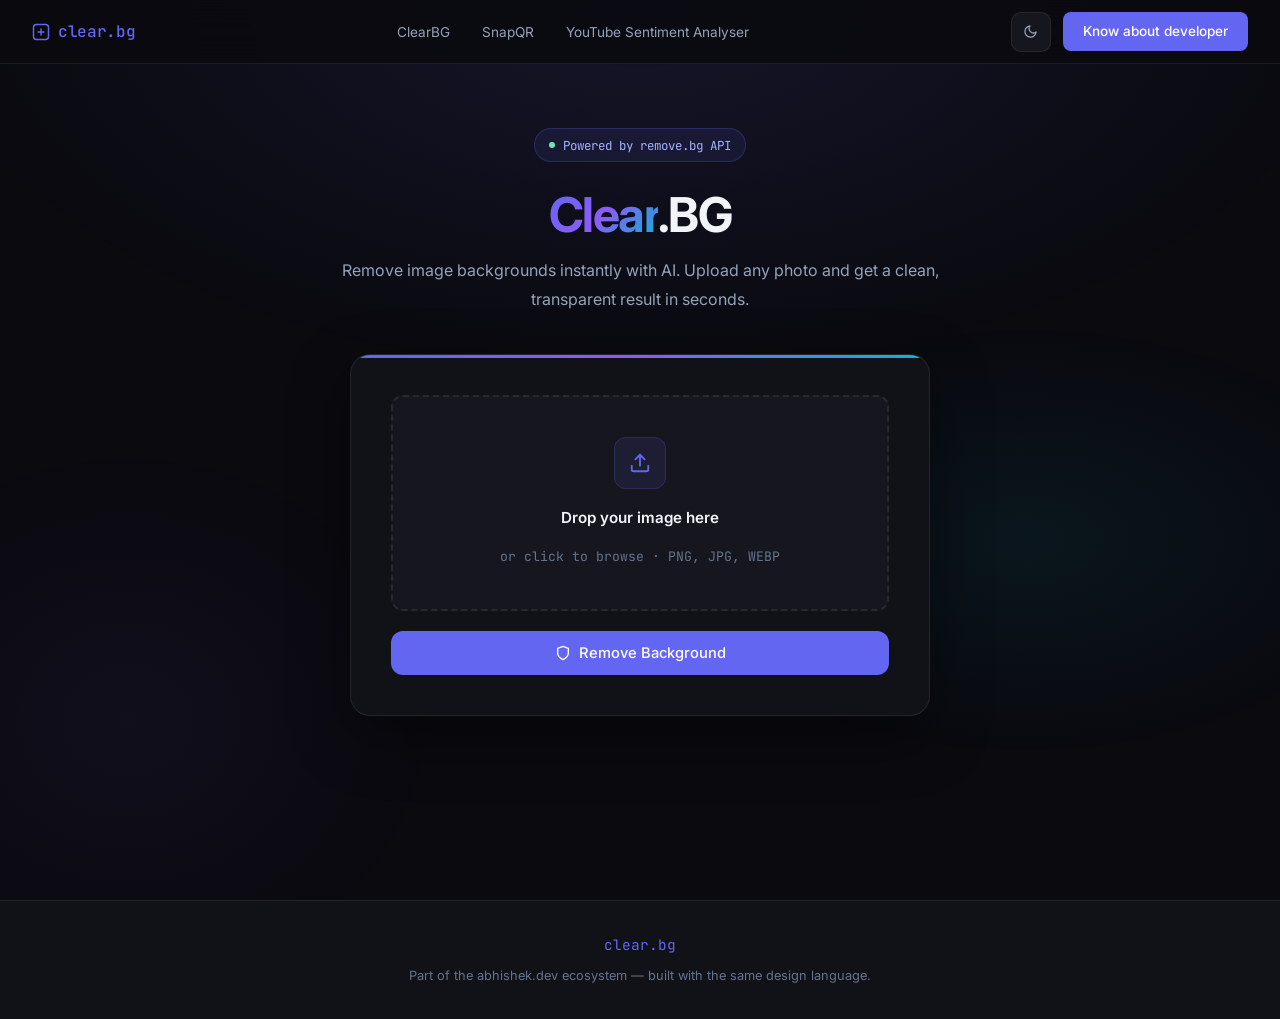
<file: pages/ClearBG.html>
<!DOCTYPE html>
<html lang="en">
<head>
  <meta charset="UTF-8">
  <meta name="viewport" content="width=device-width, initial-scale=1.0">
  <title>Clear.BG — AI Background Removal</title>
  <link rel="preconnect" href="https://fonts.googleapis.com">
  <link rel="preconnect" href="https://fonts.gstatic.com" crossorigin>
  <link href="https://fonts.googleapis.com/css2?family=Inter:wght@300;400;500;600;700&family=JetBrains+Mono:wght@400;500&display=swap" rel="stylesheet">

  <!-- Anti-flash theme script -->
  <script>
    (function(){
      var t = localStorage.getItem('portfolio-theme');
      if (t === 'light') document.documentElement.setAttribute('data-theme','light');
    })();
  </script>

  <style>
    /* ============================================================
       THEME SYSTEM — copied from index.html
    ============================================================ */
    :root {
      --radius:    12px;
      --radius-lg: 20px;
      --accent:    #6366f1;
      --accent2:   #8b5cf6;
      --accent3:   #06b6d4;
      /* Dark (default) */
      --bg:            #0a0a0f;
      --bg2:           #111118;
      --bg3:           #16161f;
      --glass:         rgba(255,255,255,0.04);
      --glass-border:  rgba(255,255,255,0.08);
      --text:          #f1f5f9;
      --text2:         #94a3b8;
      --text3:         #64748b;
      --nav-bg:        rgba(10,10,15,0.85);
      --nav-mobile-bg: #111118;
      --scrollbar-track: #0a0a0f;
      --shadow-card:   rgba(0,0,0,0.4);
      --tag-bg:        rgba(6,182,212,0.08);
      --tag-color:     #67e8f9;
      --tag-border:    rgba(6,182,212,0.15);
    }
    [data-theme="light"] {
      --bg:            #f8fafc;
      --bg2:           #f1f5f9;
      --bg3:           #e8edf5;
      --glass:         rgba(0,0,0,0.02);
      --glass-border:  rgba(0,0,0,0.1);
      --text:          #0f172a;
      --text2:         #475569;
      --text3:         #94a3b8;
      --nav-bg:        rgba(248,250,252,0.9);
      --nav-mobile-bg: #f1f5f9;
      --scrollbar-track: #f1f5f9;
      --shadow-card:   rgba(0,0,0,0.12);
      --tag-bg:        rgba(6,182,212,0.08);
      --tag-color:     #0284c7;
      --tag-border:    rgba(6,182,212,0.25);
    }

    /* Smooth theme transitions */
    *, *::before, *::after {
      transition:
        background-color 0.35s ease,
        border-color     0.35s ease,
        color            0.35s ease,
        box-shadow       0.35s ease;
    }
    .btn-primary, .btn-secondary, .nav-links a, .theme-toggle, .upload-area {
      transition:
        background-color 0.35s ease,
        border-color     0.35s ease,
        color            0.35s ease,
        box-shadow       0.35s ease,
        transform        0.2s ease,
        opacity          0.2s ease;
    }

    *, *::before, *::after { box-sizing: border-box; margin: 0; padding: 0; }
    html { scroll-behavior: smooth; }
    body {
      font-family: 'Inter', sans-serif;
      background: var(--bg);
      color: var(--text);
      line-height: 1.7;
      overflow-x: hidden;
      min-height: 100vh;
    }
    a { color: inherit; text-decoration: none; }

    /* ---- SCROLLBAR ---- */
    ::-webkit-scrollbar { width: 6px; }
    ::-webkit-scrollbar-track { background: var(--scrollbar-track); }
    ::-webkit-scrollbar-thumb { background: var(--accent); border-radius: 3px; }

    /* ---- SCROLL PROGRESS ---- */
    #scroll-progress {
      position: fixed; top: 0; left: 0;
      width: 0%; height: 3px;
      z-index: 9999; pointer-events: none;
      background: linear-gradient(90deg, var(--accent), var(--accent2), var(--accent3));
      box-shadow: 0 0 8px rgba(99,102,241,0.6), 0 0 2px rgba(139,92,246,0.4);
      border-radius: 0 2px 2px 0;
      will-change: width;
    }

    /* ---- NAV ---- */
    nav {
      position: fixed; top: 0; left: 0; right: 0; z-index: 100;
      padding: 0 2rem;
      height: 64px;
      display: flex; align-items: center; justify-content: space-between;
      background: var(--nav-bg);
      backdrop-filter: blur(16px);
      border-bottom: 1px solid var(--glass-border);
    }
    .nav-logo {
      font-family: 'JetBrains Mono', monospace;
      font-weight: 500; font-size: 1rem;
      color: var(--accent); letter-spacing: -0.02em;
      display: flex; align-items: center; gap: 0.5rem;
    }
    .nav-links { display: flex; gap: 2rem; list-style: none; }
    .nav-links a { font-size: 0.85rem; color: var(--text2); }
    .nav-links a:hover { color: var(--text); }
    .nav-right { display: flex; align-items: center; gap: 0.75rem; }
    .nav-cta {
      padding: 0.5rem 1.25rem;
      background: var(--accent); color: #fff;
      border-radius: 8px; font-size: 0.85rem; font-weight: 500;
    }
    .nav-cta:hover { opacity: 0.85; }
    .nav-mobile-toggle {
      display: none; cursor: pointer;
      background: none; border: none;
      color: var(--text); font-size: 1.5rem;
    }
    /* Theme toggle */
    .theme-toggle {
      display: flex; align-items: center; justify-content: center;
      width: 40px; height: 40px;
      background: var(--bg3); border: 1px solid var(--glass-border);
      border-radius: 10px; cursor: pointer;
      color: var(--text2); flex-shrink: 0;
      position: relative; overflow: hidden;
    }
    .theme-toggle:hover { border-color: var(--accent); color: var(--accent); background: rgba(99,102,241,0.08); }
    .theme-toggle:focus-visible { outline: 2px solid var(--accent); outline-offset: 2px; }
    .theme-toggle .icon-sun,
    .theme-toggle .icon-moon {
      position: absolute;
      transition: transform 0.4s cubic-bezier(0.34,1.56,0.64,1), opacity 0.3s ease;
      display: flex; align-items: center; justify-content: center;
    }
    .theme-toggle .icon-sun  { transform: translateY(-150%) rotate(-90deg); opacity: 0; }
    .theme-toggle .icon-moon { transform: translateY(0) rotate(0deg);        opacity: 1; }
    [data-theme="light"] .theme-toggle .icon-sun  { transform: translateY(0) rotate(0deg);    opacity: 1; }
    [data-theme="light"] .theme-toggle .icon-moon { transform: translateY(150%) rotate(90deg); opacity: 0; }

    @media (max-width: 900px) {
      .nav-links { display: none; }
      .nav-links.open {
        display: flex; flex-direction: column;
        position: fixed; top: 64px; left: 0; right: 0;
        background: var(--nav-mobile-bg);
        padding: 1.5rem 2rem;
        border-bottom: 1px solid var(--glass-border);
        z-index: 99;
      }
      .nav-mobile-toggle { display: block; }
      .nav-cta { display: none; }
      .theme-toggle { display: flex; }
    }
    @media (max-width: 600px) { nav { padding: 0 1.25rem; } }

    /* ---- PAGE BACKGROUND ---- */
    .page-bg {
      position: fixed; inset: 0; z-index: 0; pointer-events: none;
      background:
        radial-gradient(ellipse 80% 60% at 50% 0%,  rgba(99,102,241,0.12) 0%, transparent 70%),
        radial-gradient(ellipse 50% 40% at 80% 60%, rgba(6,182,212,0.07)  0%, transparent 60%),
        radial-gradient(ellipse 40% 50% at 10% 80%, rgba(139,92,246,0.06) 0%, transparent 60%);
    }

    /* ---- MAIN ---- */
    main {
      position: relative; z-index: 1;
      min-height: 100vh;
      padding: 64px 2rem 4rem;
      display: flex; flex-direction: column;
      align-items: center;
    }

    /* ---- PAGE HERO ---- */
    .page-hero {
      text-align: center;
      padding: 4rem 1rem 2.5rem;
      max-width: 640px;
      width: 100%;
    }
    .page-badge {
      display: inline-flex; align-items: center; gap: 0.5rem;
      padding: 0.35rem 0.9rem;
      background: rgba(99,102,241,0.1);
      border: 1px solid rgba(99,102,241,0.25);
      border-radius: 100px;
      font-size: 0.78rem; color: #a5b4fc;
      margin-bottom: 1.5rem;
      font-family: 'JetBrains Mono', monospace;
    }
    .badge-dot {
      width: 6px; height: 6px; border-radius: 50%;
      background: #6ee7b7; animation: pulse 2s infinite;
    }
    @keyframes pulse { 0%,100%{opacity:1} 50%{opacity:0.4} }
    .page-title {
      font-size: clamp(2rem,5vw,3rem);
      font-weight: 700;
      letter-spacing: -0.03em;
      line-height: 1.2;
      margin-bottom: 0.75rem;
    }
    .page-title span {
      background: linear-gradient(135deg, #6366f1, #8b5cf6, #06b6d4);
      -webkit-background-clip: text; -webkit-text-fill-color: transparent; background-clip: text;
    }
    .page-subtitle {
      color: var(--text2); font-size: 1rem; line-height: 1.8;
    }

    /* ---- CARD ---- */
    .app-card {
      background: var(--bg2);
      border: 1px solid var(--glass-border);
      border-radius: var(--radius-lg);
      padding: 2.5rem;
      box-shadow: 0 20px 60px var(--shadow-card);
      width: 100%; max-width: 580px;
      position: relative; overflow: hidden;
    }
    .app-card::before {
      content: '';
      position: absolute; top: 0; left: 0; right: 0;
      height: 3px;
      background: linear-gradient(90deg, var(--accent), var(--accent2), var(--accent3));
    }

    /* ---- UPLOAD AREA ---- */
    .upload-area {
      display: flex; flex-direction: column;
      align-items: center; justify-content: center;
      gap: 1rem;
      padding: 2.5rem 1.5rem;
      border: 2px dashed var(--glass-border);
      border-radius: var(--radius);
      background: var(--bg3);
      cursor: pointer;
      text-align: center;
      position: relative;
    }
    .upload-area:hover,
    .upload-area.drag-over {
      border-color: var(--accent);
      background: rgba(99,102,241,0.05);
    }
    .upload-area input[type="file"] {
      position: absolute; inset: 0;
      opacity: 0; cursor: pointer; width: 100%; height: 100%;
    }
    .upload-icon {
      width: 52px; height: 52px;
      border-radius: var(--radius);
      background: rgba(99,102,241,0.1);
      border: 1px solid rgba(99,102,241,0.2);
      display: flex; align-items: center; justify-content: center;
      color: var(--accent);
      transition: background 0.2s, border-color 0.2s;
    }
    .upload-area:hover .upload-icon {
      background: rgba(99,102,241,0.18);
      border-color: rgba(99,102,241,0.4);
    }
    .upload-title {
      font-size: 0.95rem; font-weight: 600; color: var(--text);
    }
    .upload-subtitle {
      font-size: 0.82rem; color: var(--text3);
      font-family: 'JetBrains Mono', monospace;
    }
    .upload-preview {
      display: none;
      align-items: center; gap: 0.75rem;
      padding: 0.75rem 1rem;
      background: rgba(99,102,241,0.06);
      border: 1px solid rgba(99,102,241,0.2);
      border-radius: var(--radius);
      margin-top: 0.25rem;
    }
    .upload-preview.visible { display: flex; }
    .upload-preview-icon { color: var(--accent); flex-shrink: 0; }
    .upload-preview-name {
      font-size: 0.85rem; font-weight: 500;
      color: var(--text);
      overflow: hidden; text-overflow: ellipsis; white-space: nowrap;
    }
    .upload-preview-size { font-size: 0.75rem; color: var(--text3); white-space: nowrap; }

    /* ---- BUTTONS ---- */
    .btn-primary {
      display: inline-flex; align-items: center; justify-content: center; gap: 0.5rem;
      width: 100%;
      padding: 0.82rem 1.75rem;
      background: var(--accent); color: #fff;
      border-radius: var(--radius);
      font-weight: 500; font-size: 0.92rem;
      border: none; cursor: pointer;
      font-family: 'Inter', sans-serif;
      margin-top: 1.25rem;
    }
    .btn-primary:hover:not(:disabled) {
      transform: translateY(-2px);
      box-shadow: 0 8px 25px rgba(99,102,241,0.35);
    }
    .btn-primary:active:not(:disabled) { transform: translateY(0); }
    .btn-primary:disabled {
      opacity: 0.5; cursor: not-allowed;
    }
    .btn-secondary {
      display: inline-flex; align-items: center; justify-content: center; gap: 0.5rem;
      width: 100%;
      padding: 0.75rem 1.75rem;
      border: 1px solid var(--glass-border); color: var(--text);
      border-radius: var(--radius);
      font-weight: 500; font-size: 0.9rem;
      background: transparent; cursor: pointer;
      font-family: 'Inter', sans-serif;
      margin-top: 0.75rem;
    }
    .btn-secondary:hover {
      border-color: var(--accent);
      background: rgba(99,102,241,0.05);
      color: var(--accent);
      transform: translateY(-2px);
    }

    /* ---- PROCESSING STATE ---- */
    .processing-state {
      display: none;
      flex-direction: column; align-items: center; gap: 1.25rem;
      padding: 2rem 0 0.5rem;
      text-align: center;
    }
    .processing-state.visible { display: flex; }
    .processing-ring {
      width: 56px; height: 56px;
      border-radius: 50%;
      border: 3px solid var(--glass-border);
      border-top-color: var(--accent);
      border-right-color: var(--accent2);
      animation: spin 1s linear infinite;
    }
    @keyframes spin { to { transform: rotate(360deg); } }
    .processing-label {
      font-size: 0.9rem; font-weight: 500; color: var(--text2);
    }
    .processing-sub {
      font-size: 0.78rem; color: var(--text3);
      font-family: 'JetBrains Mono', monospace;
    }

    /* ---- DIVIDER ---- */
    .divider {
      width: 100%; height: 1px;
      background: var(--glass-border);
      margin: 1.75rem 0;
    }

    /* ---- RESULT ---- */
    .result-section {
      display: none;
    }
    .result-section.visible {
      display: block;
      animation: fadeScaleIn 0.45s cubic-bezier(0.34,1.56,0.64,1) both;
    }
    @keyframes fadeScaleIn {
      from { opacity: 0; transform: scale(0.9) translateY(12px); }
      to   { opacity: 1; transform: scale(1)   translateY(0); }
    }
    .result-label {
      font-family: 'JetBrains Mono', monospace;
      font-size: 0.72rem; color: var(--accent);
      letter-spacing: 0.12em; text-transform: uppercase;
      margin-bottom: 1rem;
    }
    .result-img-wrap {
      background: var(--bg3);
      border: 1px solid var(--glass-border);
      border-radius: var(--radius);
      padding: 1.25rem;
      display: flex; align-items: center; justify-content: center;
      background-image:
        linear-gradient(45deg, rgba(255,255,255,0.03) 25%, transparent 25%),
        linear-gradient(-45deg, rgba(255,255,255,0.03) 25%, transparent 25%),
        linear-gradient(45deg, transparent 75%, rgba(255,255,255,0.03) 75%),
        linear-gradient(-45deg, transparent 75%, rgba(255,255,255,0.03) 75%);
      background-size: 20px 20px;
      background-position: 0 0, 0 10px, 10px -10px, -10px 0px;
      margin-bottom: 1.25rem;
    }
    #result-img {
      max-width: 100%; max-height: 400px;
      border-radius: 8px;
      display: block;
    }

    /* ---- ERROR ---- */
    .error-msg {
      display: none;
      align-items: center; gap: 0.6rem;
      padding: 0.75rem 1rem;
      background: rgba(239,68,68,0.08);
      border: 1px solid rgba(239,68,68,0.2);
      border-radius: var(--radius);
      color: #f87171;
      font-size: 0.85rem;
      margin-top: 1rem;
    }
    .error-msg.visible { display: flex; }

    /* ---- REVEAL ---- */
    .reveal {
      opacity: 0; transform: translateY(24px);
      transition: opacity 0.6s ease, transform 0.6s ease;
    }
    .reveal.visible { opacity: 1; transform: translateY(0); }
    .reveal-delay-1 { transition-delay: 0.1s; }
    .reveal-delay-2 { transition-delay: 0.2s; }

    /* ---- FOOTER ---- */
    footer {
      position: relative; z-index: 1;
      background: var(--bg2);
      border-top: 1px solid var(--glass-border);
      padding: 2rem;
      text-align: center;
    }
    .footer-inner {
      max-width: 580px; margin: 0 auto;
      display: flex; flex-direction: column;
      align-items: center; gap: 0.5rem;
    }
    .footer-logo {
      font-family: 'JetBrains Mono', monospace;
      font-size: 0.9rem; color: var(--accent);
    }
    .footer-copy { font-size: 0.8rem; color: var(--text3); }

    /* ---- LIGHT MODE OVERRIDES ---- */
    [data-theme="light"] .page-badge { background: rgba(99,102,241,0.08); }
    [data-theme="light"] .upload-area { background: var(--bg3); }
    [data-theme="light"] .result-img-wrap { background-color: #e0e0e0; }

    /* ---- RESPONSIVE ---- */
    @media (max-width: 640px) {
      main { padding: 64px 1rem 3rem; }
      .page-hero { padding: 3rem 0.5rem 2rem; }
      .app-card { padding: 1.75rem 1.25rem; }
    }
  </style>
</head>
<body>

<!-- Scroll Progress Bar -->
<div id="scroll-progress" role="progressbar" aria-hidden="true"></div>

<!-- NAV -->
<nav>
  <div class="nav-logo">
    <svg width="18" height="18" viewBox="0 0 24 24" fill="none" stroke="currentColor" stroke-width="2" stroke-linecap="round" stroke-linejoin="round" aria-hidden="true">
      <rect x="2" y="2" width="20" height="20" rx="4"/>
      <path d="M8 12h8M12 8v8"/>
    </svg>
    clear.bg
  </div>
  <ul class="nav-links" id="navLinks">
    <li><a href="./ClearBG.html">ClearBG</a></li>
    <li><a href="./SnapQR.html">SnapQR</a></li>
    <li><a href="https://yt-sentiment-app.streamlit.app/" target="_blank" rel="noopener noreferrer">YouTube Sentiment Analyser</a></li>
  </ul>
  <div class="nav-right">
    <button class="theme-toggle" id="themeToggle" aria-label="Toggle light/dark theme" title="Toggle theme">
      <span class="icon-sun" aria-hidden="true">
        <svg width="16" height="16" viewBox="0 0 24 24" fill="none" stroke="currentColor" stroke-width="2" stroke-linecap="round" stroke-linejoin="round">
          <circle cx="12" cy="12" r="5"/>
          <line x1="12" y1="1" x2="12" y2="3"/><line x1="12" y1="21" x2="12" y2="23"/>
          <line x1="4.22" y1="4.22" x2="5.64" y2="5.64"/><line x1="18.36" y1="18.36" x2="19.78" y2="19.78"/>
          <line x1="1" y1="12" x2="3" y2="12"/><line x1="21" y1="12" x2="23" y2="12"/>
          <line x1="4.22" y1="19.78" x2="5.64" y2="18.36"/><line x1="18.36" y1="5.64" x2="19.78" y2="4.22"/>
        </svg>
      </span>
      <span class="icon-moon" aria-hidden="true">
        <svg width="15" height="15" viewBox="0 0 24 24" fill="none" stroke="currentColor" stroke-width="2" stroke-linecap="round" stroke-linejoin="round">
          <path d="M21 12.79A9 9 0 1111.21 3 7 7 0 0021 12.79z"/>
        </svg>
      </span>
    </button>
    <a href="../index.html" class="nav-cta">Know about developer</a>
  </div>
  <button class="nav-mobile-toggle" id="mobileToggle" aria-label="Menu">☰</button>
</nav>

<!-- Background -->
<div class="page-bg" aria-hidden="true"></div>

<!-- MAIN -->
<main id="app">

  <!-- Hero -->
  <div class="page-hero reveal">
    <div class="page-badge"><span class="badge-dot"></span> Powered by remove.bg API</div>
    <h1 class="page-title"><span>Clear</span>.BG</h1>
    <p class="page-subtitle">Remove image backgrounds instantly with AI. Upload any photo and get a clean, transparent result in seconds.</p>
  </div>

  <!-- App Card -->
  <div class="app-card reveal reveal-delay-1">

    <!-- Upload Form -->
    <form id="removeBgForm" novalidate>

      <!-- Upload Area -->
      <label class="upload-area" id="uploadArea" aria-label="Upload image">
        <input
          type="file"
          id="imageInput"
          accept="image/*"
          aria-label="Choose image file"
          required
        >
        <div class="upload-icon" aria-hidden="true">
          <svg width="22" height="22" viewBox="0 0 24 24" fill="none" stroke="currentColor" stroke-width="2" stroke-linecap="round" stroke-linejoin="round">
            <path d="M21 15v4a2 2 0 01-2 2H5a2 2 0 01-2-2v-4"/>
            <polyline points="17 8 12 3 7 8"/>
            <line x1="12" y1="3" x2="12" y2="15"/>
          </svg>
        </div>
        <span class="upload-title">Drop your image here</span>
        <span class="upload-subtitle">or click to browse · PNG, JPG, WEBP</span>
      </label>

      <!-- File Preview -->
      <div class="upload-preview" id="uploadPreview" aria-live="polite">
        <span class="upload-preview-icon" aria-hidden="true">
          <svg width="16" height="16" viewBox="0 0 24 24" fill="none" stroke="currentColor" stroke-width="2" stroke-linecap="round" stroke-linejoin="round">
            <rect x="3" y="3" width="18" height="18" rx="2"/>
            <circle cx="8.5" cy="8.5" r="1.5"/>
            <polyline points="21 15 16 10 5 21"/>
          </svg>
        </span>
        <span class="upload-preview-name" id="previewName">—</span>
        <span class="upload-preview-size" id="previewSize"></span>
      </div>

      <!-- Error -->
      <div class="error-msg" id="errorMsg" role="alert" aria-live="assertive">
        <svg width="14" height="14" viewBox="0 0 24 24" fill="none" stroke="currentColor" stroke-width="2.5" stroke-linecap="round" aria-hidden="true">
          <circle cx="12" cy="12" r="10"/><line x1="12" y1="8" x2="12" y2="12"/><line x1="12" y1="16" x2="12.01" y2="16"/>
        </svg>
        <span id="errorText">Please select an image first.</span>
      </div>

      <!-- Submit -->
      <button type="submit" class="btn-primary" id="submitBtn" aria-label="Remove background from image">
        <svg width="16" height="16" viewBox="0 0 24 24" fill="none" stroke="currentColor" stroke-width="2" stroke-linecap="round" stroke-linejoin="round" aria-hidden="true">
          <path d="M12 22s8-4 8-10V5l-8-3-8 3v7c0 6 8 10 8 10z"/>
        </svg>
        Remove Background
      </button>
    </form>

    <!-- Processing State -->
    <div class="processing-state" id="processingState" aria-live="polite" aria-label="Processing image">
      <div class="divider"></div>
      <div class="processing-ring" aria-hidden="true"></div>
      <span class="processing-label">Removing background…</span>
      <span class="processing-sub">AI is analyzing your image</span>
    </div>

    <!-- Result -->
    <div class="result-section" id="resultSection">
      <div class="divider"></div>
      <div class="result-label">Result</div>
      <div class="result-img-wrap">
        <img id="result-img" alt="Image with background removed">
      </div>
      <a id="download-btn" class="btn-primary" download="removed-bg.png" aria-label="Download image with background removed">
        <svg width="15" height="15" viewBox="0 0 24 24" fill="none" stroke="currentColor" stroke-width="2" stroke-linecap="round" stroke-linejoin="round" aria-hidden="true">
          <path d="M21 15v4a2 2 0 01-2 2H5a2 2 0 01-2-2v-4"/>
          <polyline points="7 10 12 15 17 10"/>
          <line x1="12" y1="15" x2="12" y2="3"/>
        </svg>
        Download Image
      </a>
      <button class="btn-secondary" id="resetBtn" aria-label="Remove another image">
        <svg width="15" height="15" viewBox="0 0 24 24" fill="none" stroke="currentColor" stroke-width="2" stroke-linecap="round" stroke-linejoin="round" aria-hidden="true">
          <polyline points="1 4 1 10 7 10"/>
          <path d="M3.51 15a9 9 0 102.13-9.36L1 10"/>
        </svg>
        Remove Another
      </button>
    </div>

  </div><!-- /app-card -->

</main>

<!-- FOOTER -->
<footer>
  <div class="footer-inner">
    <div class="footer-logo">clear.bg</div>
    <p class="footer-copy">Part of the abhishek.dev ecosystem — built with the same design language.</p>
  </div>
</footer>

<script>
  /* ---- THEME TOGGLE ---- */
  (function () {
    const STORAGE_KEY = 'portfolio-theme';
    const html = document.documentElement;
    const toggleBtn = document.getElementById('themeToggle');

    const saved = localStorage.getItem(STORAGE_KEY);
    if (saved === 'light') html.setAttribute('data-theme', 'light');

    function getTheme() { return html.getAttribute('data-theme') === 'light' ? 'light' : 'dark'; }
    function setTheme(theme) {
      if (theme === 'light') html.setAttribute('data-theme', 'light');
      else html.removeAttribute('data-theme');
      localStorage.setItem(STORAGE_KEY, theme);
      toggleBtn.setAttribute('aria-label', theme === 'light' ? 'Switch to dark mode' : 'Switch to light mode');
    }
    toggleBtn.addEventListener('click', () => setTheme(getTheme() === 'light' ? 'dark' : 'light'));
    setTheme(getTheme());
  })();

  /* ---- SCROLL PROGRESS BAR ---- */
  (function () {
    var bar = document.getElementById('scroll-progress');
    var ticking = false;
    function updateProgress() {
      var scrollTop = window.scrollY || document.documentElement.scrollTop;
      var docHeight = document.documentElement.scrollHeight - document.documentElement.clientHeight;
      bar.style.width = (docHeight > 0 ? (scrollTop / docHeight) * 100 : 0) + '%';
      ticking = false;
    }
    window.addEventListener('scroll', function () {
      if (!ticking) { requestAnimationFrame(updateProgress); ticking = true; }
    }, { passive: true });
    updateProgress();
  })();

  /* ---- MOBILE NAV ---- */
  document.getElementById('mobileToggle').addEventListener('click', function () {
    document.getElementById('navLinks').classList.toggle('open');
  });

  /* ---- REVEAL ON SCROLL ---- */
  (function () {
    var els = document.querySelectorAll('.reveal');
    var io = new IntersectionObserver(function (entries) {
      entries.forEach(function (e) {
        if (e.isIntersecting) { e.target.classList.add('visible'); io.unobserve(e.target); }
      });
    }, { threshold: 0.1 });
    els.forEach(function (el) { io.observe(el); });
  })();

  /* ---- DRAG & DROP on upload area ---- */
  var uploadArea = document.getElementById('uploadArea');
  uploadArea.addEventListener('dragover', function (e) { e.preventDefault(); uploadArea.classList.add('drag-over'); });
  uploadArea.addEventListener('dragleave', function () { uploadArea.classList.remove('drag-over'); });
  uploadArea.addEventListener('drop', function (e) {
    e.preventDefault();
    uploadArea.classList.remove('drag-over');
    if (e.dataTransfer.files.length) {
      document.getElementById('imageInput').files = e.dataTransfer.files;
      showFilePreview(e.dataTransfer.files[0]);
    }
  });

  /* ---- FILE PREVIEW ---- */
  document.getElementById('imageInput').addEventListener('change', function () {
    if (this.files.length) showFilePreview(this.files[0]);
  });
  function showFilePreview(file) {
    document.getElementById('previewName').textContent = file.name;
    document.getElementById('previewSize').textContent = formatBytes(file.size);
    document.getElementById('uploadPreview').classList.add('visible');
    hideError();
  }
  function formatBytes(bytes) {
    if (bytes < 1024) return bytes + ' B';
    if (bytes < 1024 * 1024) return (bytes / 1024).toFixed(1) + ' KB';
    return (bytes / (1024 * 1024)).toFixed(1) + ' MB';
  }

  /* ---- ERROR HELPERS ---- */
  function showError(msg) {
    document.getElementById('errorText').textContent = msg;
    document.getElementById('errorMsg').classList.add('visible');
  }
  function hideError() {
    document.getElementById('errorMsg').classList.remove('visible');
  }

  /* ---- MAIN FORM LOGIC (original business logic preserved) ---- */
  const form       = document.getElementById('removeBgForm');
  const imageInput = document.getElementById('imageInput');
  const submitBtn  = document.getElementById('submitBtn');
  const processing = document.getElementById('processingState');
  const resultSection = document.getElementById('resultSection');

  form.addEventListener('submit', async (e) => {
    e.preventDefault();
    hideError();

    if (!imageInput.files.length) {
      showError('Please select an image first.');
      return;
    }

    const file = imageInput.files[0];
    const formData = new FormData();
    formData.append('image_file', file);

    // Show processing, hide result
    submitBtn.disabled = true;
    processing.classList.add('visible');
    resultSection.classList.remove('visible');

    try {
      const response = await fetch('https://api.remove.bg/v1.0/removebg', {
        method: 'POST',
        headers: { 'X-Api-Key': 'nLGwHdoJbyak5DTie616fE3o' },
        body: formData
      });

      if (!response.ok) throw new Error(response.statusText || 'API error');

      const blob = await response.blob();
      const url  = URL.createObjectURL(blob);

      document.getElementById('result-img').src = url;
      document.getElementById('download-btn').href = url;

      processing.classList.remove('visible');
      resultSection.classList.add('visible');

    } catch (error) {
      processing.classList.remove('visible');
      showError(error.message);
    } finally {
      submitBtn.disabled = false;
    }
  });

  /* ---- RESET ---- */
  document.getElementById('resetBtn').addEventListener('click', function () {
    form.reset();
    document.getElementById('uploadPreview').classList.remove('visible');
    resultSection.classList.remove('visible');
    processing.classList.remove('visible');
    hideError();
    submitBtn.disabled = false;
  });
</script>
</body>
</html>
</file>
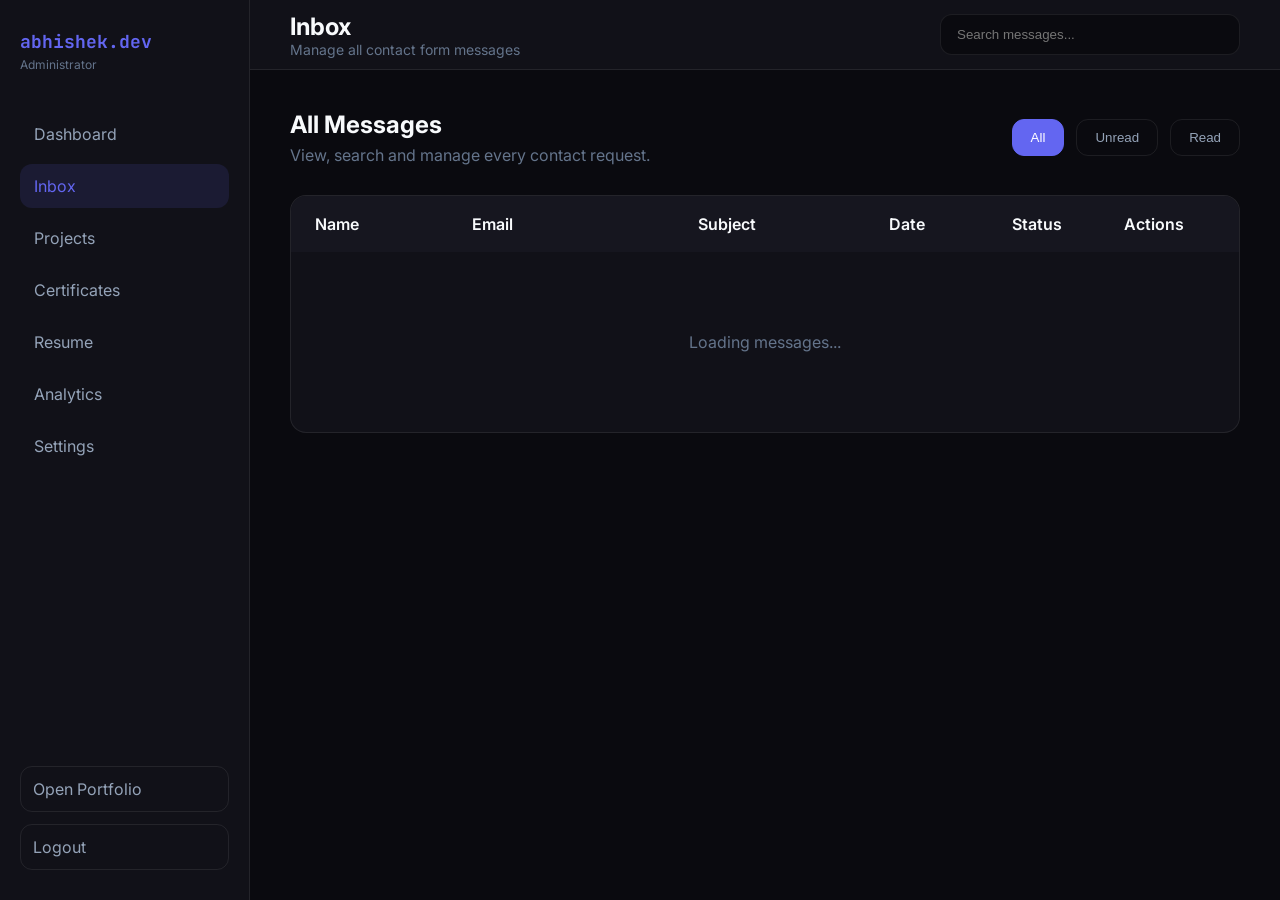
<file: pages/admin/inbox.html>
<!DOCTYPE html>
<html lang="en">

<head>

    <meta charset="UTF-8">

    <meta name="viewport" content="width=device-width, initial-scale=1.0">

    <title>Inbox | abhishek.dev</title>

    <meta name="robots" content="noindex,nofollow">

    <!-- Google Fonts -->

    <link rel="preconnect" href="https://fonts.googleapis.com">

    <link rel="preconnect" href="https://fonts.gstatic.com" crossorigin>

    <link
        href="https://fonts.googleapis.com/css2?family=Inter:wght@300;400;500;600;700&family=JetBrains+Mono:wght@400;500&display=swap"
        rel="stylesheet">

    <!-- Theme Loader -->

    <script>

        (() => {

            const theme = localStorage.getItem("portfolio-theme");

            if (theme === "light") {

                document.documentElement.setAttribute("data-theme", "light");

            }

        })();

    </script>

    <style>
        :root {

            --accent: #6366f1;
            --accent2: #8b5cf6;

            --bg: #0a0a0f;
            --bg2: #111118;
            --bg3: #16161f;

            --text: #f8fafc;
            --text2: #94a3b8;
            --text3: #64748b;

            --border: rgba(255, 255, 255, .08);

            --radius: 16px;

            --sidebar: 250px;

        }

        [data-theme="light"] {

            --bg: #f8fafc;
            --bg2: #ffffff;
            --bg3: #eef2ff;

            --text: #0f172a;
            --text2: #475569;
            --text3: #94a3b8;

            --border: rgba(15, 23, 42, .08);

        }

        * {

            margin: 0;
            padding: 0;
            box-sizing: border-box;

        }

        body {

            font-family: "Inter", sans-serif;

            background: var(--bg);

            color: var(--text);

        }

        a {

            color: inherit;

            text-decoration: none;

        }


        .dashboard {

            display: flex;

            min-height: 100vh;

        }

        .sidebar {

            width: var(--sidebar);

            background: var(--bg2);

            border-right: 1px solid var(--border);

            display: flex;

            flex-direction: column;

            justify-content: space-between;

            padding: 30px 20px;

            position: fixed;

            top: 0;

            left: 0;

            bottom: 0;

        }

        .brand {

            display: flex;

            flex-direction: column;

            gap: 4px;

            margin-bottom: 40px;

        }

        .brand h2 {

            color: var(--accent);

            font-family: "JetBrains Mono", monospace;

            font-size: 18px;

        }

        .brand span {

            color: var(--text3);

            font-size: 12px;

        }

        .sidebar-nav {

            display: flex;

            flex-direction: column;

            gap: 8px;

        }

        .sidebar-nav a {

            padding: 12px 14px;

            border-radius: 12px;

            color: var(--text2);

            transition: .3s;

        }

        .sidebar-nav a:hover {

            background: var(--bg3);

            color: var(--text);

        }

        .sidebar-nav .active {

            background: rgba(99, 102, 241, .12);

            color: var(--accent);

        }

        .sidebar-bottom {

            display: flex;

            flex-direction: column;

            gap: 12px;

        }

        .sidebar-bottom a,

        #logoutBtn {

            padding: 12px;

            border-radius: 12px;

            border: 1px solid var(--border);

            background: none;

            color: var(--text2);

            cursor: pointer;

            text-align: left;

            font: inherit;

        }

        .content {

            margin-left: 250px;

            flex: 1;

            min-height: 100vh;

        }

        /* ===========================
TOPBAR
=========================== */

        .topbar {

            height: 70px;

            display: flex;

            justify-content: space-between;

            align-items: center;

            padding: 0 40px;

            border-bottom: 1px solid var(--border);

            background: var(--bg2);

        }

        .topbar-left h1 {

            font-size: 24px;

        }

        .topbar-left p {

            color: var(--text3);

            font-size: 14px;

        }

        .topbar-right input {

            width: 300px;

            padding: 12px 16px;

            background: var(--bg);

            border: 1px solid var(--border);

            border-radius: 12px;

            color: var(--text);

            outline: none;

        }

        .page-body {

            padding: 40px;

        }

        .page-header {

            display: flex;

            justify-content: space-between;

            align-items: center;

            margin-bottom: 30px;

        }

        .page-header h2 {

            margin-bottom: 6px;

        }

        .page-header p {

            color: var(--text3);

        }

        .filters {

            display: flex;

            gap: 12px;

        }

        .filter-btn {

            padding: 10px 18px;

            border-radius: 12px;

            border: 1px solid var(--border);

            background: transparent;

            color: var(--text2);

            cursor: pointer;

        }

        .filter-btn.active {

            background: var(--accent);

            color: white;

            border-color: var(--accent);

        }

        /* ===========================
MESSAGE TABLE
=========================== */

        .messages-section {

            margin-top: 30px;

        }

        .messages-table {

            background: var(--bg2);

            border: 1px solid var(--border);

            border-radius: 16px;

            overflow: hidden;

        }

        .table-header {

            display: grid;

            grid-template-columns:
                1.2fr 1.8fr 1.5fr .9fr .8fr .8fr;

            gap: 20px;

            padding: 18px 24px;

            background: var(--bg3);

            font-weight: 600;

            color: var(--text);

        }

        .loading-state {

            padding: 80px;

            text-align: center;

            color: var(--text3);

        }
    </style>

</head>

<body>


    <div class="dashboard">

        <!-- Sidebar -->

        <aside class="sidebar">

            <div class="sidebar-top">

                <a href="../../index.html" class="brand">

                    <h2>abhishek.dev</h2>

                    <span>Administrator</span>

                </a>

                <nav class="sidebar-nav">

                    <a href="dashboard.html">

                        Dashboard

                    </a>

                    <a href="inbox.html" class="active">

                        Inbox

                    </a>

                    <a href="#">

                        Projects

                    </a>

                    <a href="#">

                        Certificates

                    </a>

                    <a href="#">

                        Resume

                    </a>

                    <a href="#">

                        Analytics

                    </a>

                    <a href="#">

                        Settings

                    </a>

                </nav>

            </div>

            <div class="sidebar-bottom">

                <a href="../../index.html">

                    Open Portfolio

                </a>

                <button id="logoutBtn">

                    Logout

                </button>

            </div>

        </aside>

        <!-- Main Content -->

        <main class="content">


            <!-- ===========================
     TOPBAR
=========================== -->

            <header class="topbar">

                <div class="topbar-left">

                    <h1>Inbox</h1>

                    <p>Manage all contact form messages</p>

                </div>

                <div class="topbar-right">

                    <input type="text" id="searchInput" placeholder="Search messages...">

                </div>

            </header>


            <!-- ===========================
     PAGE BODY
=========================== -->

            <div class="page-body">

                <section class="page-header">

                    <div>

                        <h2>

                            All Messages

                        </h2>

                        <p>

                            View, search and manage every contact request.

                        </p>

                    </div>

                    <div class="filters">

                        <button class="filter-btn active">

                            All

                        </button>

                        <button class="filter-btn">

                            Unread

                        </button>

                        <button class="filter-btn">

                            Read

                        </button>

                    </div>

                </section>


                <!-- ===========================
     MESSAGE TABLE
=========================== -->

                <section class="messages-section">

                    <div class="messages-table">

                        <div class="table-header">

                            <div>Name</div>

                            <div>Email</div>

                            <div>Subject</div>

                            <div>Date</div>

                            <div>Status</div>

                            <div>Actions</div>

                        </div>

                        <div id="messagesContainer">

                            <div class="loading-state">

                                Loading messages...

                            </div>

                        </div>

                    </div>

                </section>


            </div>

        </main>

    </div>

</body>

</html>
</file>
